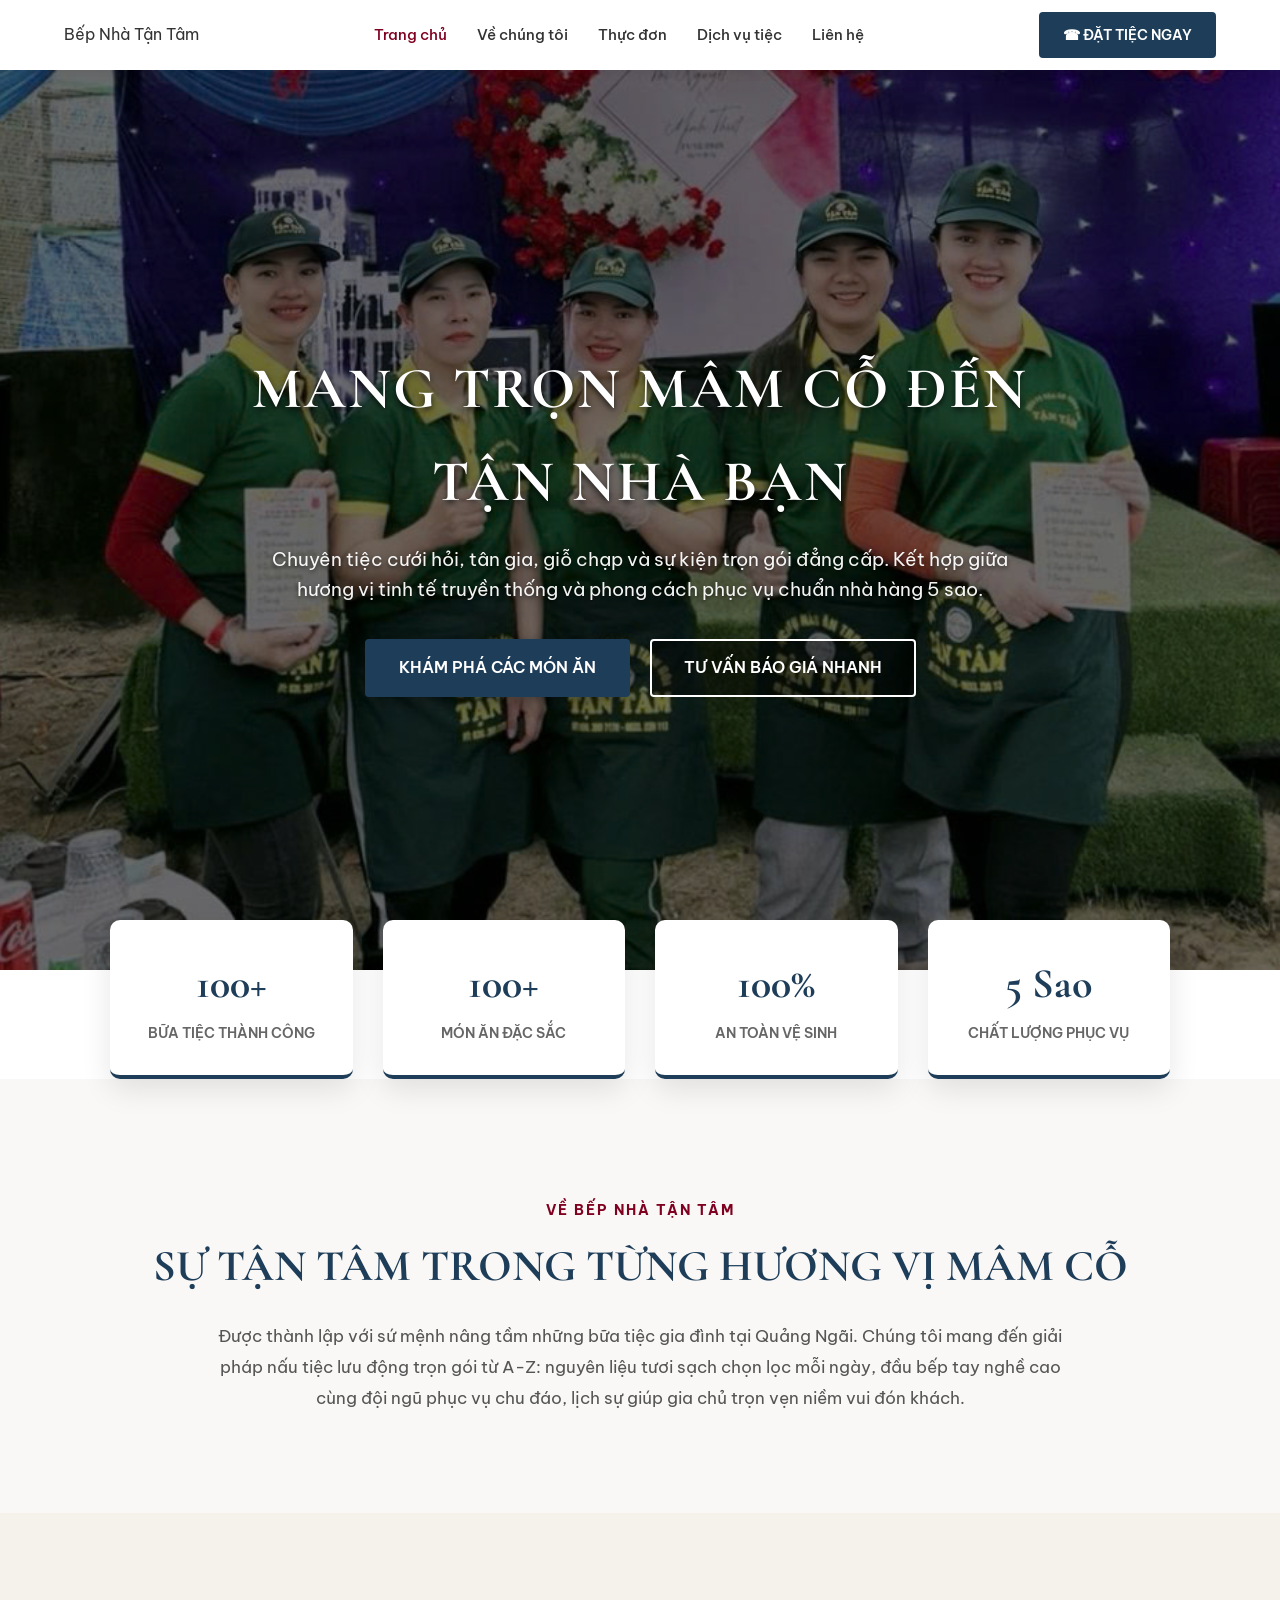
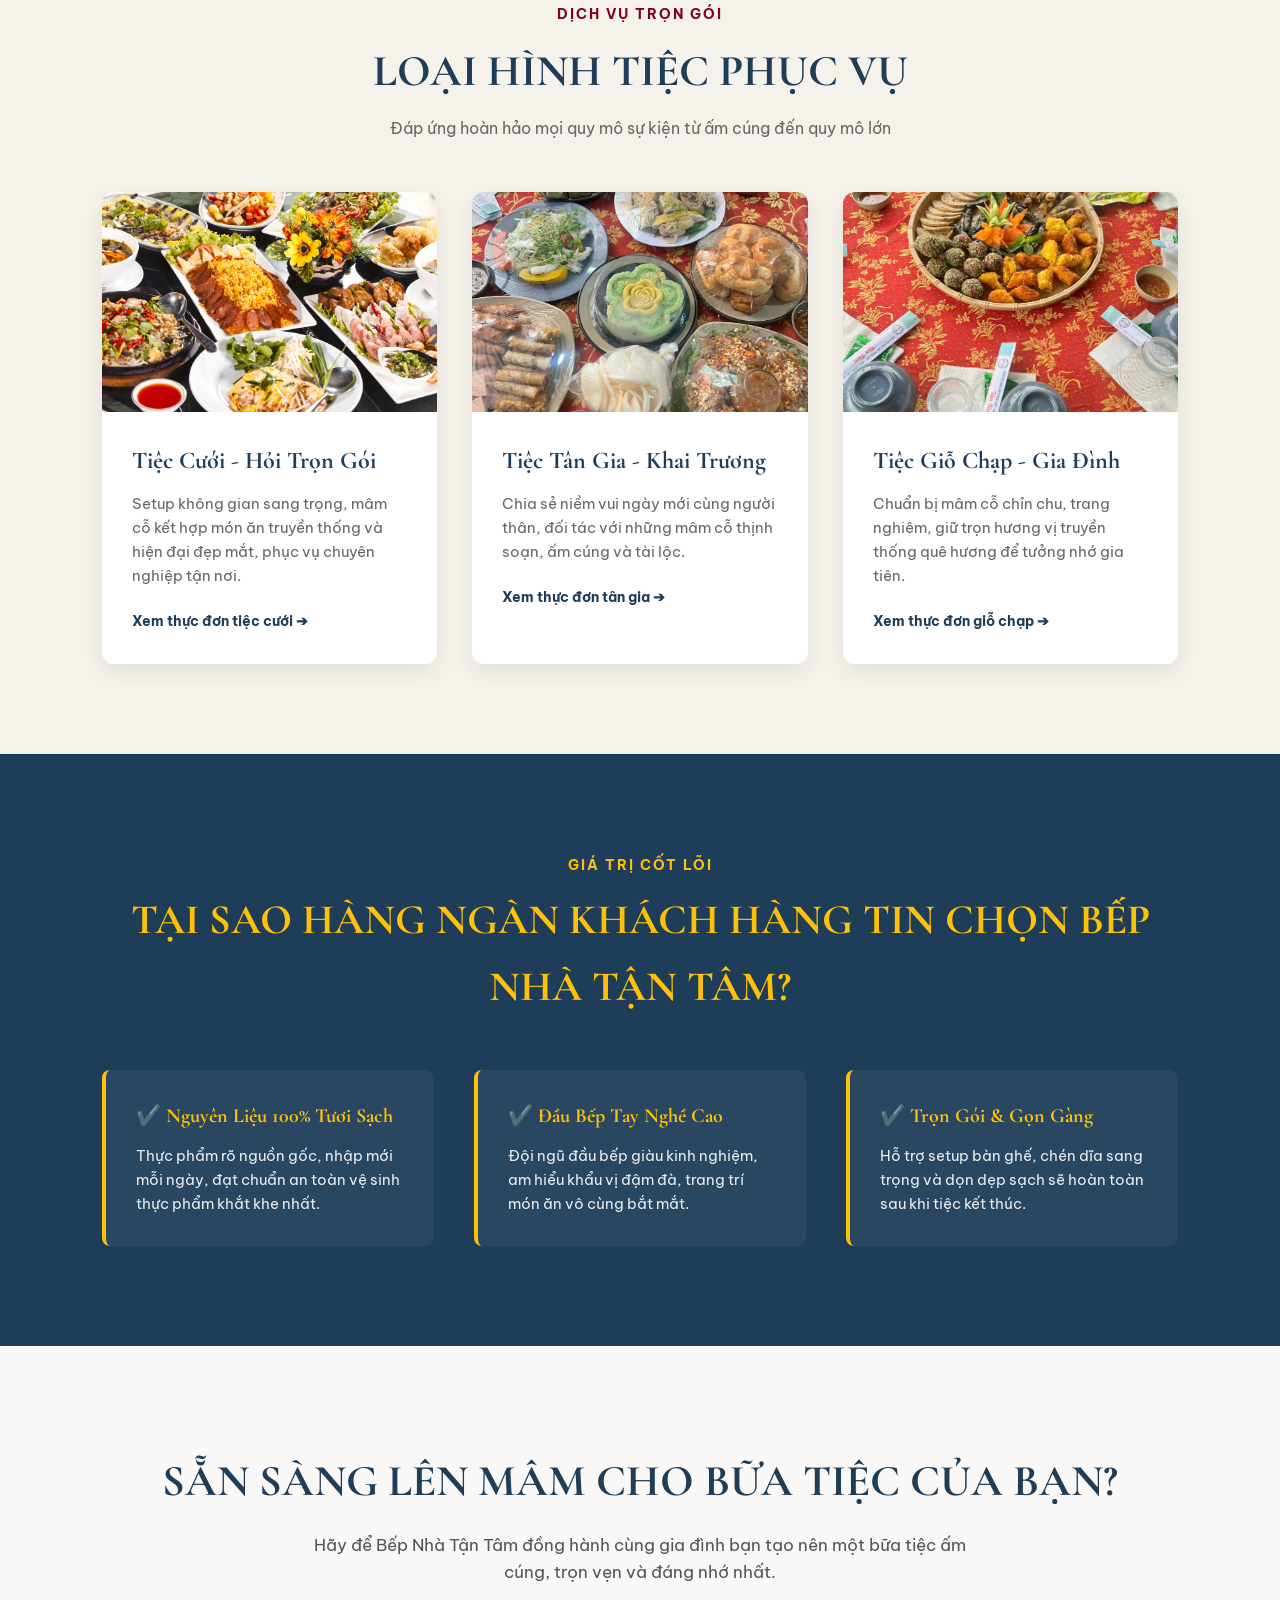
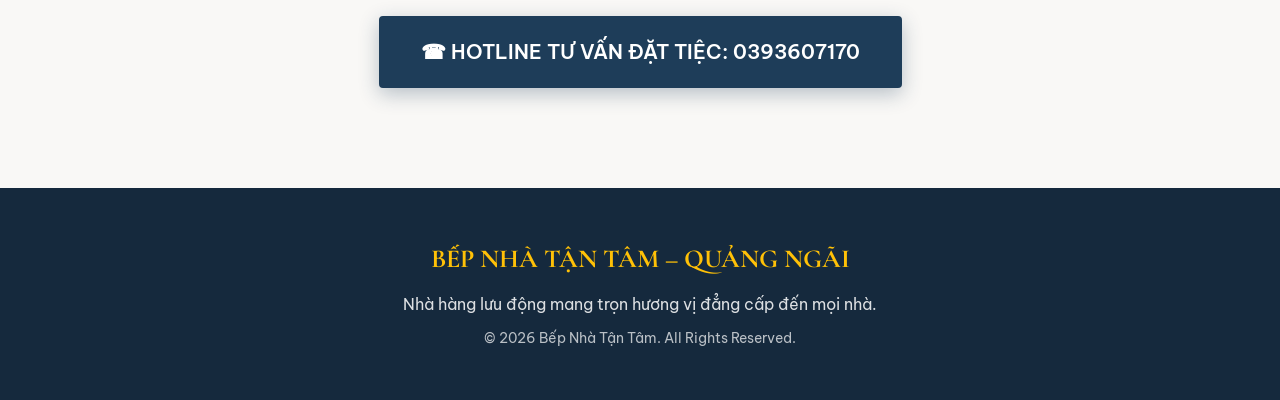
<file: index.html>
<!DOCTYPE html>
<html lang="vi">
<head>
    <meta charset="UTF-8">
    <meta name="viewport" content="width=device-width, initial-scale=1.0">
    <title>Bếp Nhà Tận Tâm - Nhà Hàng Lưu Động & Tiệc Tại Nhà Quảng Ngãi</title>
    <link href="https://fonts.googleapis.com/css2?family=Cormorant+Garamond:ital,wght@0,600;0,700;1,400&family=Be+Vietnam+Pro:wght@400;500;600;700&display=swap" rel="stylesheet">
    <link rel="stylesheet" href="style.css">
    <style>
        /* Bổ sung hiệu ứng hoành tráng riêng cho trang chủ */
        .hero-banner {
            height: 100vh;
            background: linear-gradient(rgba(0,0,0,0.55), rgba(0,0,0,0.55)), url('images/banner.jpg') center/cover no-repeat;
            display: flex;
            flex-direction: column;
            justify-content: center;
            align-items: center;
            text-align: center;
            color: white;
            margin-top: 70px;
            padding: 0 20px;
            position: relative;
        }
        .hero-badge {
            background-color: var(--gold);
            color: #1a1a1a;
            padding: 6px 18px;
            border-radius: 20px;
            font-weight: 700;
            font-size: 13px;
            letter-spacing: 2px;
            margin-bottom: 20px;
            text-transform: uppercase;
        }
        .stats-grid {
            display: grid;
            grid-template-columns: repeat(auto-fit, minmax(200px, 1fr));
            gap: 30px;
            max-width: 1100px;
            margin: -50px auto 0 auto;
            position: relative;
            z-index: 10;
            padding: 0 20px;
        }
        .stat-card {
            background: white;
            padding: 30px 20px;
            text-align: center;
            border-radius: 10px;
            box-shadow: 0 10px 30px rgba(0,0,0,0.1);
            border-bottom: 4px solid var(--wood-brown);
        }
        .stat-card h3 {
            font-family: 'Cormorant Garamond', serif;
            font-size: 42px;
            color: var(--wood-brown);
            margin-bottom: 5px;
        }
        .stat-card p {
            font-size: 14px;
            color: #666;
            font-weight: 600;
            text-transform: uppercase;
        }
    </style>
</head>
<body>

    <!-- Header -->
    <header>
        <div class="logo" onclick="location.href='index.html'">Bếp Nhà Tận Tâm</div>
        <nav>
            <ul>
                <li><a href="index.html" style="color: var(--burgundy);">Trang chủ</a></li>
                <li><a href="#gioi-thieu">Về chúng tôi</a></li>
                <li><a href="thucdon.html">Thực đơn</a></li>
                <li><a href="#dich-vu">Dịch vụ tiệc</a></li>
                <li><a href="#lien-he">Liên hệ</a></li>
            </ul>
        </nav>
        <a href="thucdon.html" class="cta-btn">☎ ĐẶT TIỆC NGAY</a>
    </header>

    <!-- Hero Section Hoành Tráng -->
    <section class="hero-banner">
        <h1 style="font-family: 'Cormorant Garamond', serif; font-size: 58px; margin-bottom: 15px; letter-spacing: 2px; text-shadow: 0 3px 6px rgba(0,0,0,0.7); max-width: 900px;">MANG TRỌN MÂM CỖ ĐẾN TẬN NHÀ BẠN</h1>
        <p style="font-size: 19px; max-width: 750px; margin-bottom: 35px; opacity: 0.95; text-shadow: 0 2px 4px rgba(0,0,0,0.6);">Chuyên tiệc cưới hỏi, tân gia, giỗ chạp và sự kiện trọn gói đẳng cấp. Kết hợp giữa hương vị tinh tế truyền thống và phong cách phục vụ chuẩn nhà hàng 5 sao.</p>
        <div style="display: flex; gap: 20px; flex-wrap: wrap; justify-content: center;">
            <a href="thucdon.html" class="cta-btn" style="font-size: 16px; padding: 14px 32px; box-shadow: 0 4px 15px rgba(0,0,0,0.3);">KHÁM PHÁ CÁC MÓN ĂN</a>
            <a href="#lien-he" style="border: 2px solid white; color: white; padding: 14px 32px; border-radius: 4px; text-decoration: none; font-weight: 600; transition: 0.3s; background-color: rgba(0,0,0,0.4); font-size: 16px;">TƯ VẤN BÁO GIÁ NHANH</a>
        </div>
    </section>

    <!-- Khối Thống Kê Uy Tín Nổi Lên (Stats Bar) -->
    <div class="stats-grid">
        <div class="stat-card">
            <h3>100+</h3>
            <p>Bữa Tiệc Thành Công</p>
        </div>
        <div class="stat-card">
            <h3>100+</h3>
            <p>Món Ăn Đặc Sắc</p>
        </div>
        <div class="stat-card">
            <h3>100%</h3>
            <p>An Toàn Vệ Sinh</p>
        </div>
        <div class="stat-card">
            <h3>5 Sao</h3>
            <p>Chất Lượng Phục Vụ</p>
        </div>
    </div>

    <!-- Giới Thiệu Về Thương Hiệu -->
    <section id="gioi-thieu" style="padding: 120px 8% 80px 8%; background-color: var(--bg-cream); text-align: center;">
        <div class="section-title">
            <span style="color: var(--burgundy); font-weight: 700; letter-spacing: 2px; font-size: 14px; text-transform: uppercase; display: block; margin-bottom: 10px;">Về Bếp Nhà Tận Tâm</span>
            <h2 style="font-family: 'Cormorant Garamond', serif; font-size: 44px; color: var(--wood-brown); margin-bottom: 20px;">SỰ TẬN TÂM TRONG TỪNG HƯƠNG VỊ MÂM CỖ</h2>
            <p style="max-width: 850px; margin: 0 auto; color: #555; font-size: 17px; line-height: 1.8;">
                Được thành lập với sứ mệnh nâng tầm những bữa tiệc gia đình tại Quảng Ngãi. Chúng tôi mang đến giải pháp nấu tiệc lưu động trọn gói từ A-Z: nguyên liệu tươi sạch chọn lọc mỗi ngày, đầu bếp tay nghề cao cùng đội ngũ phục vụ chu đáo, lịch sự giúp gia chủ trọn vẹn niềm vui đón khách.
            </p>
        </div>
    </section>

    <!-- Các Dịch Vụ Tiệc Lưu Động Hoành Tráng -->
    <section id="dich-vu" style="padding: 90px 8%; background-color: #F5F1EB;">
        <div class="section-title" style="text-align: center; margin-bottom: 50px;">
            <span style="color: var(--burgundy); font-weight: 700; letter-spacing: 2px; font-size: 14px; text-transform: uppercase; display: block; margin-bottom: 10px;">Dịch Vụ Trọn Gói</span>
            <h2 style="font-family: 'Cormorant Garamond', serif; font-size: 44px; color: var(--wood-brown); margin-bottom: 10px;">LOẠI HÌNH TIỆC PHỤC VỤ</h2>
            <p style="color: #666; font-size: 16px;">Đáp ứng hoàn hảo mọi quy mô sự kiện từ ấm cúng đến quy mô lớn</p>
        </div>

        <div style="display: grid; grid-template-columns: repeat(auto-fit, minmax(320px, 1fr)); gap: 35px;">
            <!-- Dịch vụ 1 -->
            <div style="background: white; border-radius: 12px; overflow: hidden; box-shadow: 0 8px 25px rgba(0,0,0,0.08); text-align: left; transition: transform 0.3s;" onmouseover="this.style.transform='translateY(-8px)'" onmouseout="this.style.transform='translateY(0)'">
                <div style="height: 220px; overflow: hidden;"><img src="images/tiec_cuoi.jpg" alt="Tiệc Cưới Hỏi" style="width: 100%; height: 100%; object-fit: cover;"></div>
                <div style="padding: 30px;">
                    <h3 style="font-family: 'Cormorant Garamond', serif; font-size: 24px; color: var(--wood-brown); margin-bottom: 12px;">Tiệc Cưới - Hỏi Trọn Gói</h3>
                    <p style="font-size: 15px; color: #666; margin-bottom: 20px; line-height: 1.6;">Setup không gian sang trọng, mâm cỗ kết hợp món ăn truyền thống và hiện đại đẹp mắt, phục vụ chuyên nghiệp tận nơi.</p>
                    <a href="thucdon.html" style="color: var(--wood-brown); font-weight: 700; text-decoration: none; font-size: 14px;">Xem thực đơn tiệc cưới ➔</a>
                </div>
            </div>
            <!-- Dịch vụ 2 -->
            <div style="background: white; border-radius: 12px; overflow: hidden; box-shadow: 0 8px 25px rgba(0,0,0,0.08); text-align: left; transition: transform 0.3s;" onmouseover="this.style.transform='translateY(-8px)'" onmouseout="this.style.transform='translateY(0)'">
                <div style="height: 220px; overflow: hidden;"><img src="images/tiec_tania.jpg" alt="Tiệc Tân Gia" style="width: 100%; height: 100%; object-fit: cover;"></div>
                <div style="padding: 30px;">
                    <h3 style="font-family: 'Cormorant Garamond', serif; font-size: 24px; color: var(--wood-brown); margin-bottom: 12px;">Tiệc Tân Gia - Khai Trương</h3>
                    <p style="font-size: 15px; color: #666; margin-bottom: 20px; line-height: 1.6;">Chia sẻ niềm vui ngày mới cùng người thân, đối tác với những mâm cỗ thịnh soạn, ấm cúng và tài lộc.</p>
                    <a href="thucdon.html" style="color: var(--wood-brown); font-weight: 700; text-decoration: none; font-size: 14px;">Xem thực đơn tân gia ➔</a>
                </div>
            </div>
            <!-- Dịch vụ 3 -->
            <div style="background: white; border-radius: 12px; overflow: hidden; box-shadow: 0 8px 25px rgba(0,0,0,0.08); text-align: left; transition: transform 0.3s;" onmouseover="this.style.transform='translateY(-8px)'" onmouseout="this.style.transform='translateY(0)'">
                <div style="height: 220px; overflow: hidden;"><img src="images/tiec_giothuot.jpg" alt="Tiệc Giỗ Chạp" style="width: 100%; height: 100%; object-fit: cover;"></div>
                <div style="padding: 30px;">
                    <h3 style="font-family: 'Cormorant Garamond', serif; font-size: 24px; color: var(--wood-brown); margin-bottom: 12px;">Tiệc Giỗ Chạp - Gia Đình</h3>
                    <p style="font-size: 15px; color: #666; margin-bottom: 20px; line-height: 1.6;">Chuẩn bị mâm cỗ chỉn chu, trang nghiêm, giữ trọn hương vị truyền thống quê hương để tưởng nhớ gia tiên.</p>
                    <a href="thucdon.html" style="color: var(--wood-brown); font-weight: 700; text-decoration: none; font-size: 14px;">Xem thực đơn giỗ chạp ➔</a>
                </div>
            </div>
        </div>
    </section>

    <!-- Lời Cam Kết Hoành Tráng -->
    <section style="padding: 100px 8%; background-color: var(--wood-brown); color: white; text-align: center;">
        <span style="color: var(--gold); font-weight: 700; letter-spacing: 2px; font-size: 14px; text-transform: uppercase; display: block; margin-bottom: 10px;">Giá Trị Cốt Lõi</span>
        <h2 style="font-family: 'Cormorant Garamond', serif; font-size: 42px; margin-bottom: 20px; color: var(--gold);">TẠI SAO HÀNG NGÀN KHÁCH HÀNG TIN CHỌN BẾP NHÀ TẬN TÂM?</h2>
        <div style="display: grid; grid-template-columns: repeat(auto-fit, minmax(260px, 1fr)); gap: 40px; margin-top: 50px; text-align: left;">
            <div style="background: rgba(255,255,255,0.05); padding: 30px; border-radius: 8px; border-left: 4px solid var(--gold);">
                <h4 style="color: var(--gold); font-size: 20px; margin-bottom: 12px; font-family: 'Cormorant Garamond', serif;">✔️ Nguyên Liệu 100% Tươi Sạch</h4>
                <p style="font-size: 15px; opacity: 0.9; line-height: 1.6;">Thực phẩm rõ nguồn gốc, nhập mới mỗi ngày, đạt chuẩn an toàn vệ sinh thực phẩm khắt khe nhất.</p>
            </div>
            <div style="background: rgba(255,255,255,0.05); padding: 30px; border-radius: 8px; border-left: 4px solid var(--gold);">
                <h4 style="color: var(--gold); font-size: 20px; margin-bottom: 12px; font-family: 'Cormorant Garamond', serif;">✔️ Đầu Bếp Tay Nghề Cao</h4>
                <p style="font-size: 15px; opacity: 0.9; line-height: 1.6;">Đội ngũ đầu bếp giàu kinh nghiệm, am hiểu khẩu vị đậm đà, trang trí món ăn vô cùng bắt mắt.</p>
            </div>
            <div style="background: rgba(255,255,255,0.05); padding: 30px; border-radius: 8px; border-left: 4px solid var(--gold);">
                <h4 style="color: var(--gold); font-size: 20px; margin-bottom: 12px; font-family: 'Cormorant Garamond', serif;">✔️ Trọn Gói & Gọn Gàng</h4>
                <p style="font-size: 15px; opacity: 0.9; line-height: 1.6;">Hỗ trợ setup bàn ghế, chén dĩa sang trọng và dọn dẹp sạch sẽ hoàn toàn sau khi tiệc kết thúc.</p>
            </div>
        </div>
    </section>

    <!-- Liên Hệ Đặt Tiệc Nổi Bật -->
    <section id="lien-he" style="padding: 100px 8%; background-color: var(--bg-cream); text-align: center;">
        <div class="section-title">
            <h2 style="font-family: 'Cormorant Garamond', serif; font-size: 44px; color: var(--wood-brown); margin-bottom: 15px;">SẴN SÀNG LÊN MÂM CHO BỮA TIỆC CỦA BẠN?</h2>
            <p style="font-size: 17px; color: #555; max-width: 700px; margin: 0 auto 30px auto;">Hãy để Bếp Nhà Tận Tâm đồng hành cùng gia đình bạn tạo nên một bữa tiệc ấm cúng, trọn vẹn và đáng nhớ nhất.</p>
        </div>
        <div>
            <a href="tel:0393607170" class="cta-btn" style="font-size: 20px; padding: 18px 40px; display: inline-block; box-shadow: 0 6px 20px rgba(30,61,89,0.3);">☎ HOTLINE TƯ VẤN ĐẶT TIỆC: 0393607170</a>
        </div>
    </section>

    <!-- Footer -->
    <footer>
        <h3 style="font-family: 'Cormorant Garamond', serif; font-size: 26px; margin-bottom: 12px; color: var(--gold);">BẾP NHÀ TẬN TÂM – QUẢNG NGÃI</h3>
        <p style="font-size: 16px; margin-bottom: 10px;">Nhà hàng lưu động mang trọn hương vị đẳng cấp đến mọi nhà.</p>
        <p style="font-size: 14px; opacity: 0.7;">© 2026 Bếp Nhà Tận Tâm. All Rights Reserved.</p>
    </footer>

</body>
</html>
</file>
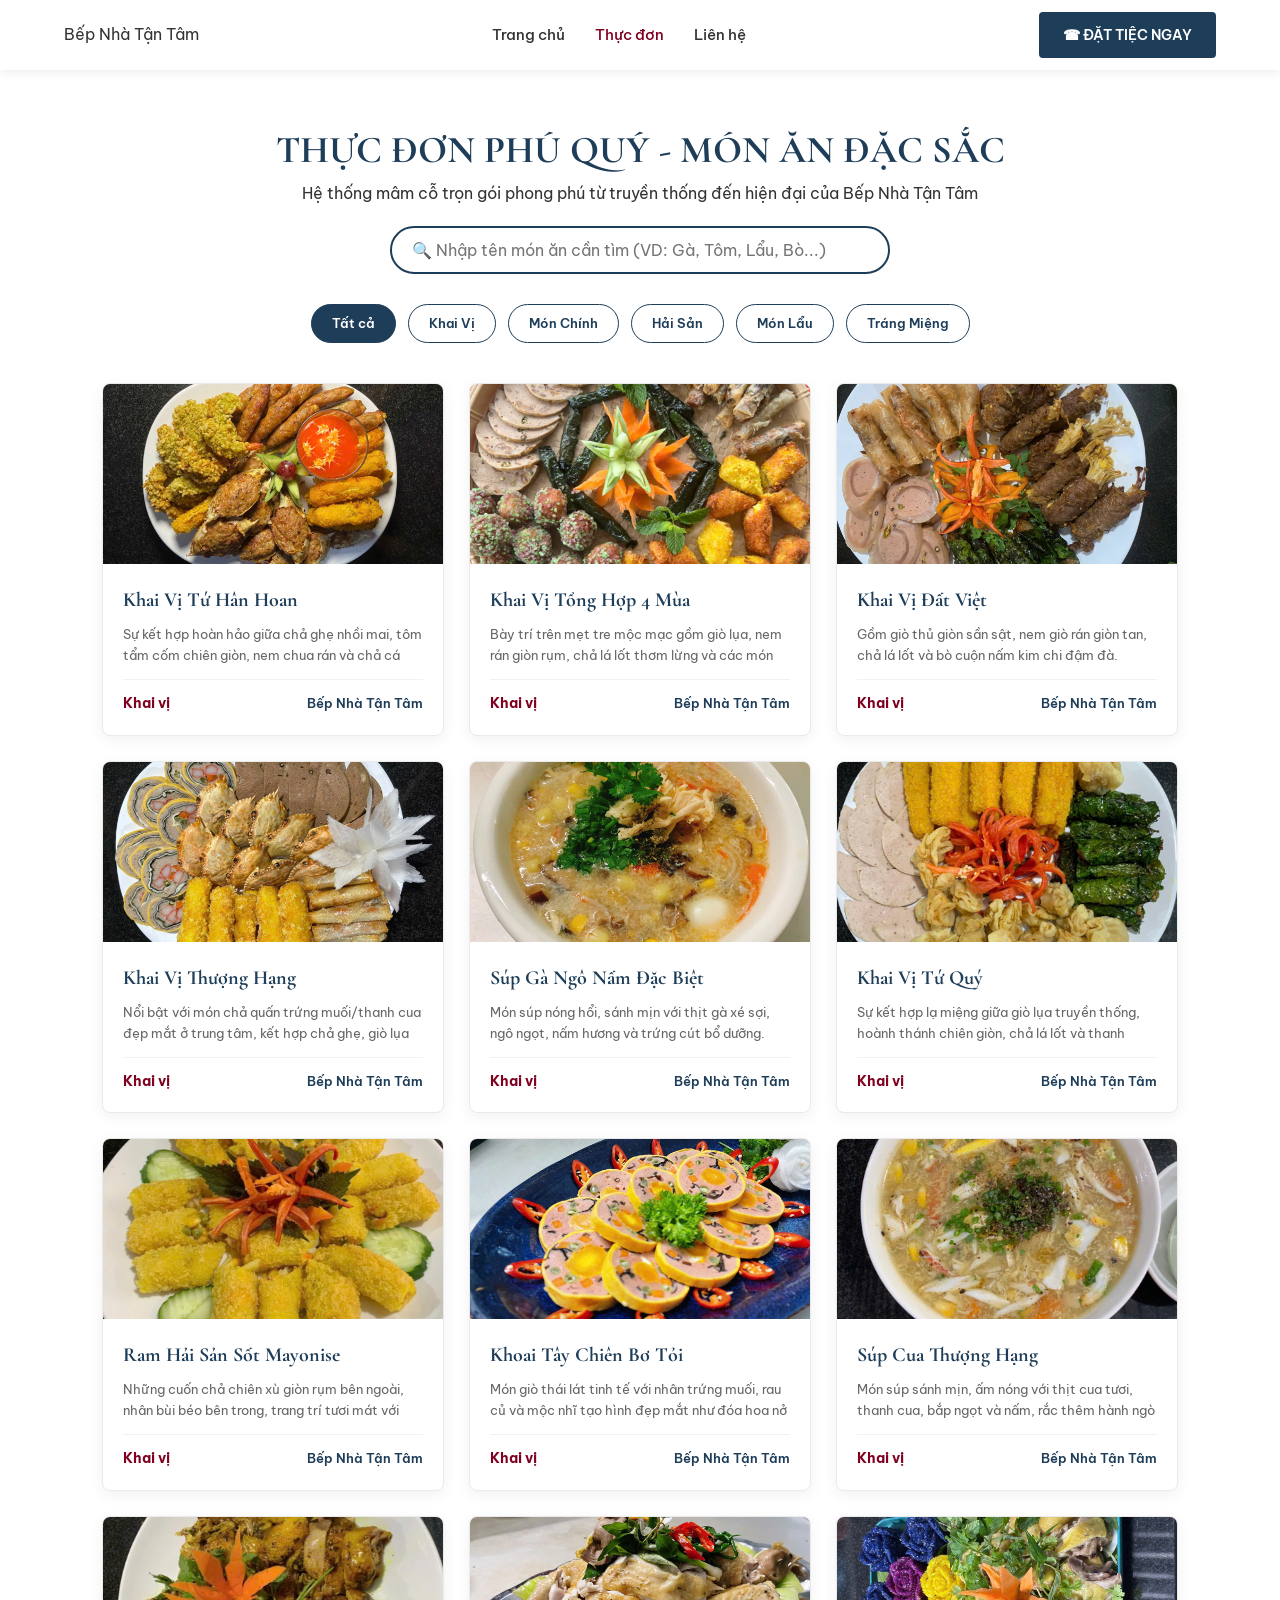
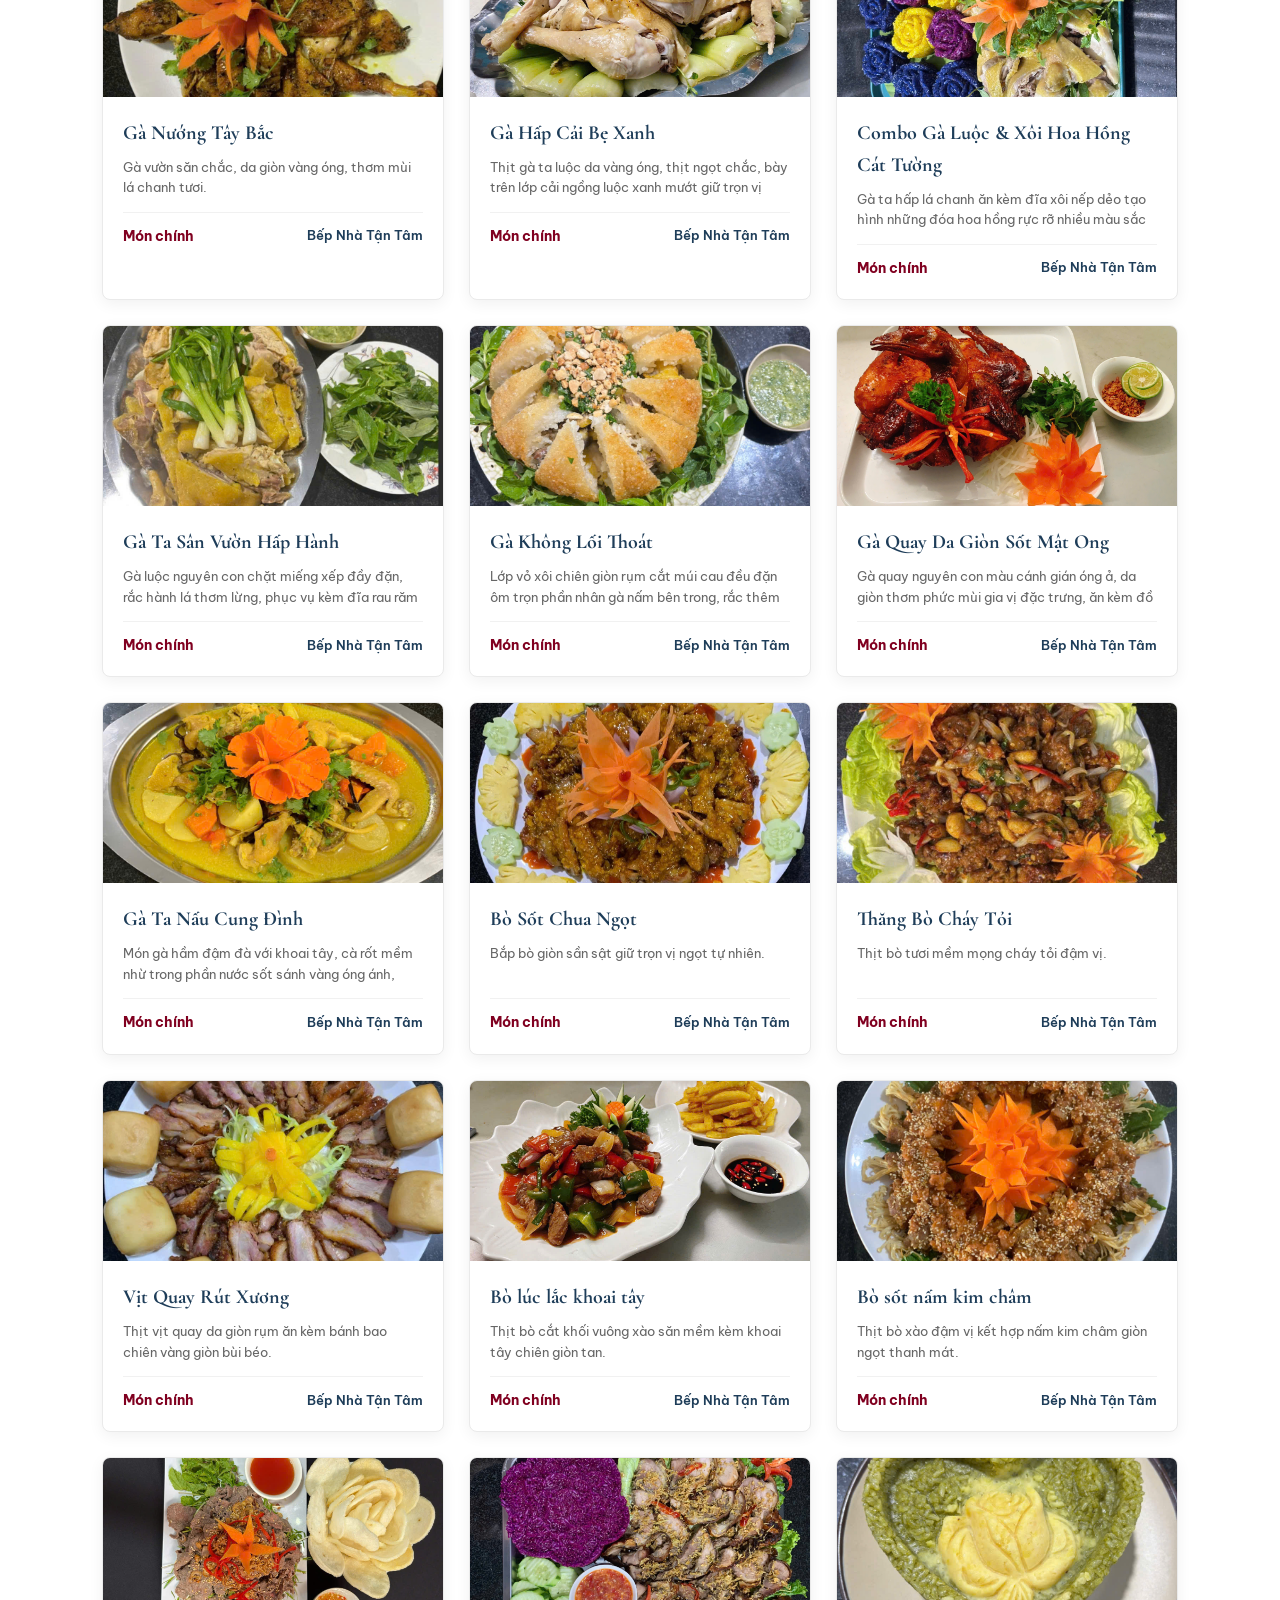
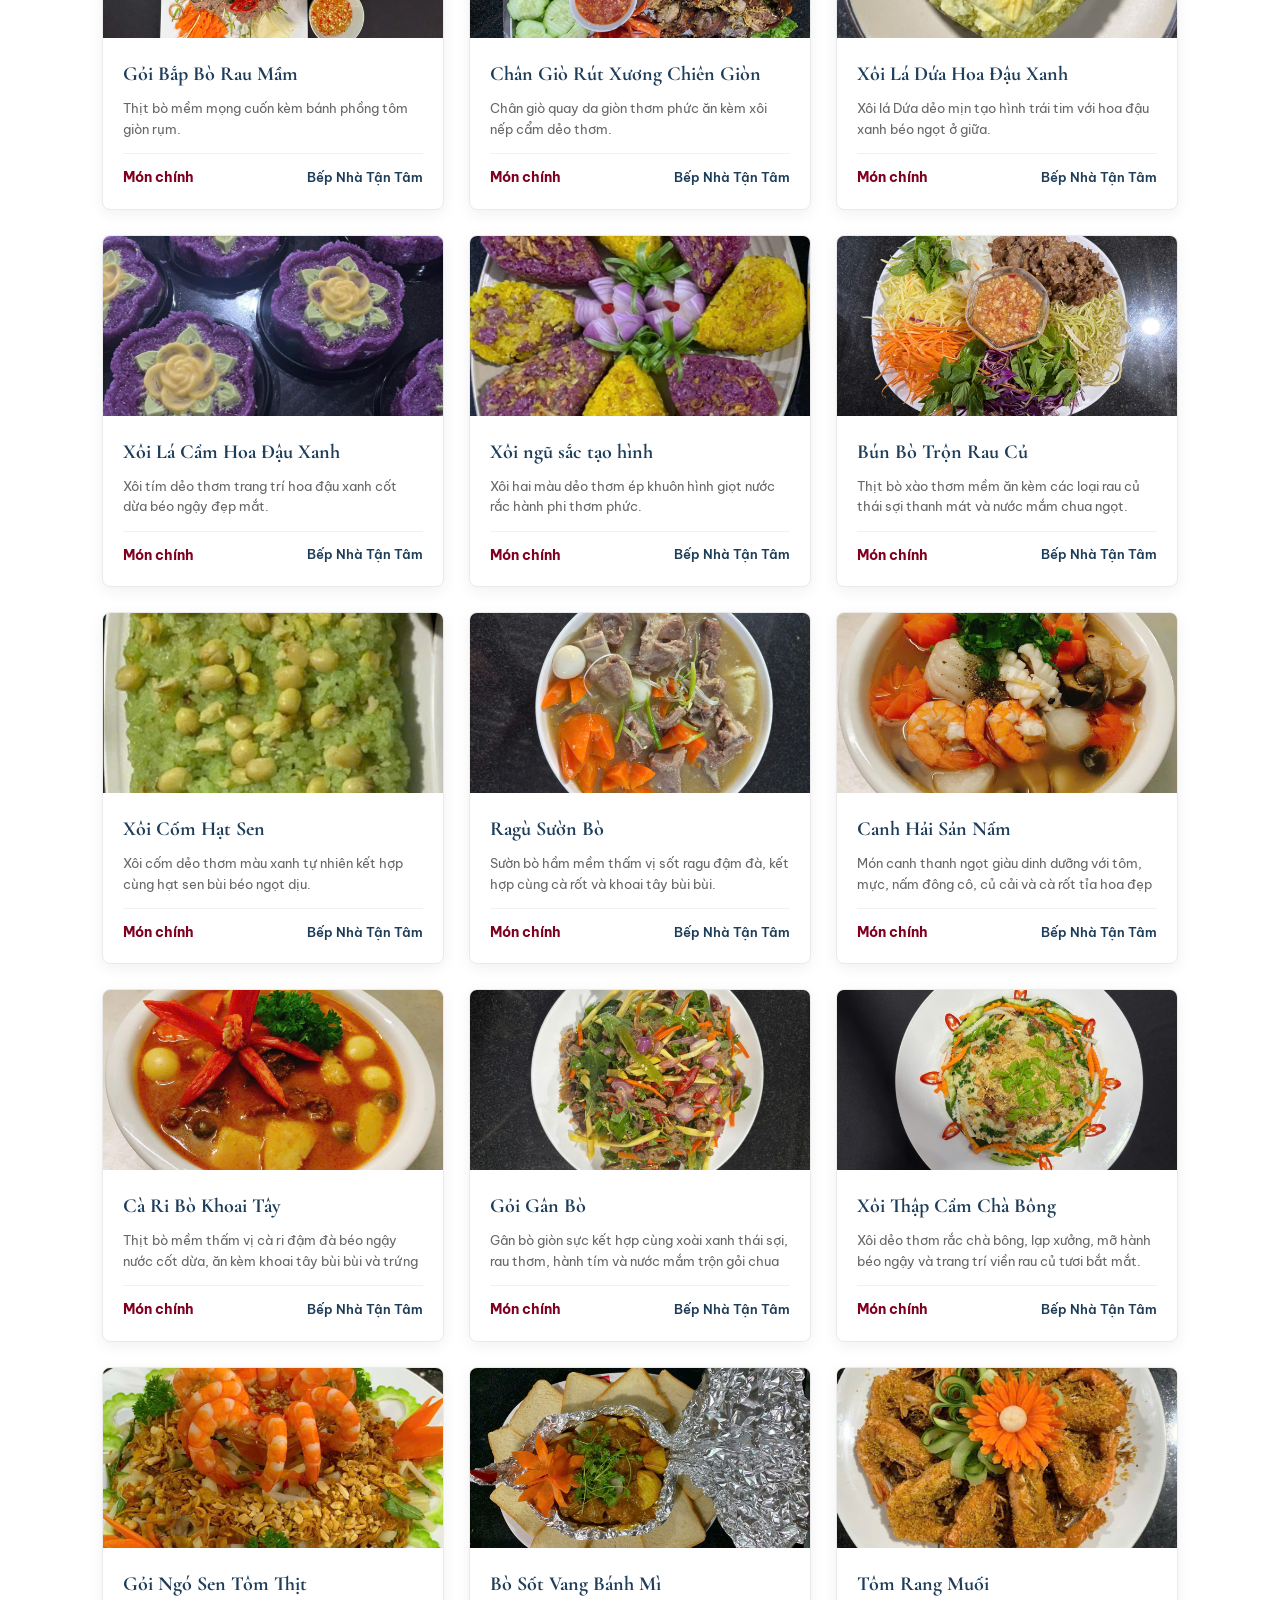
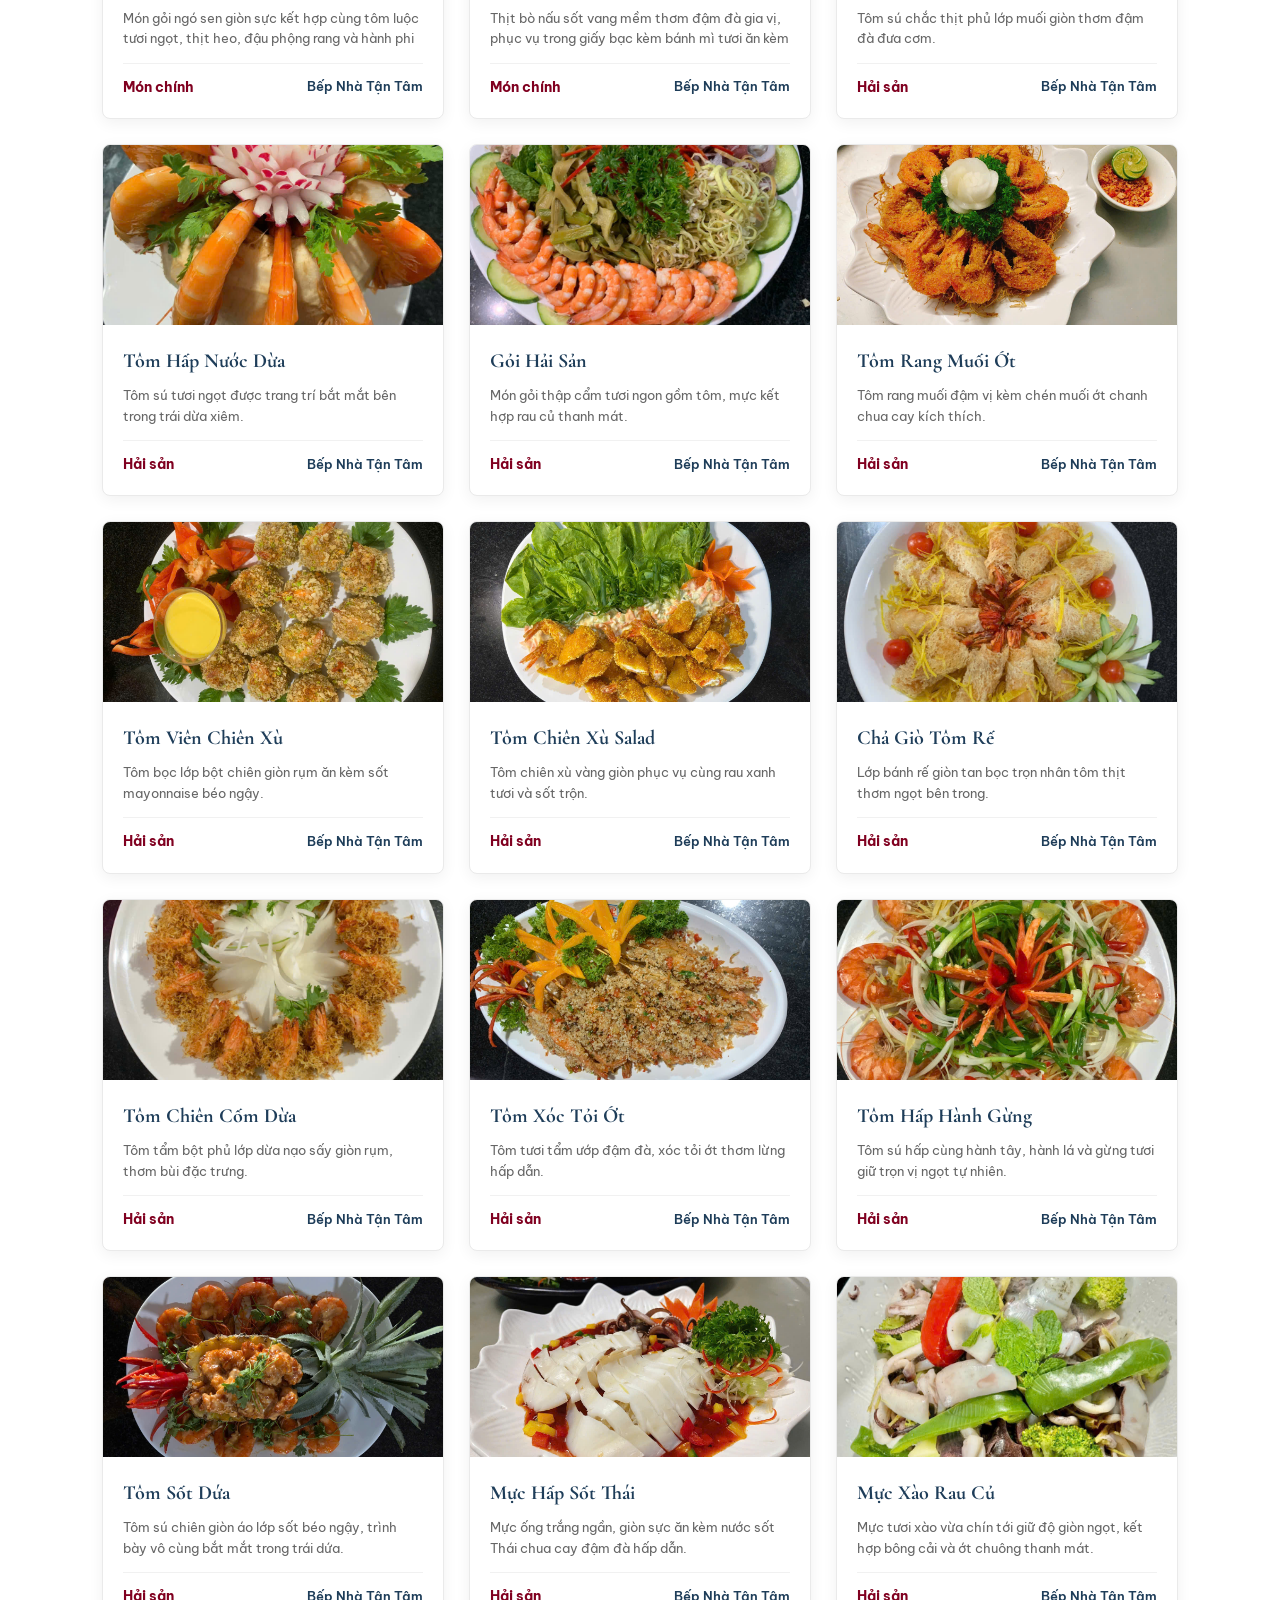
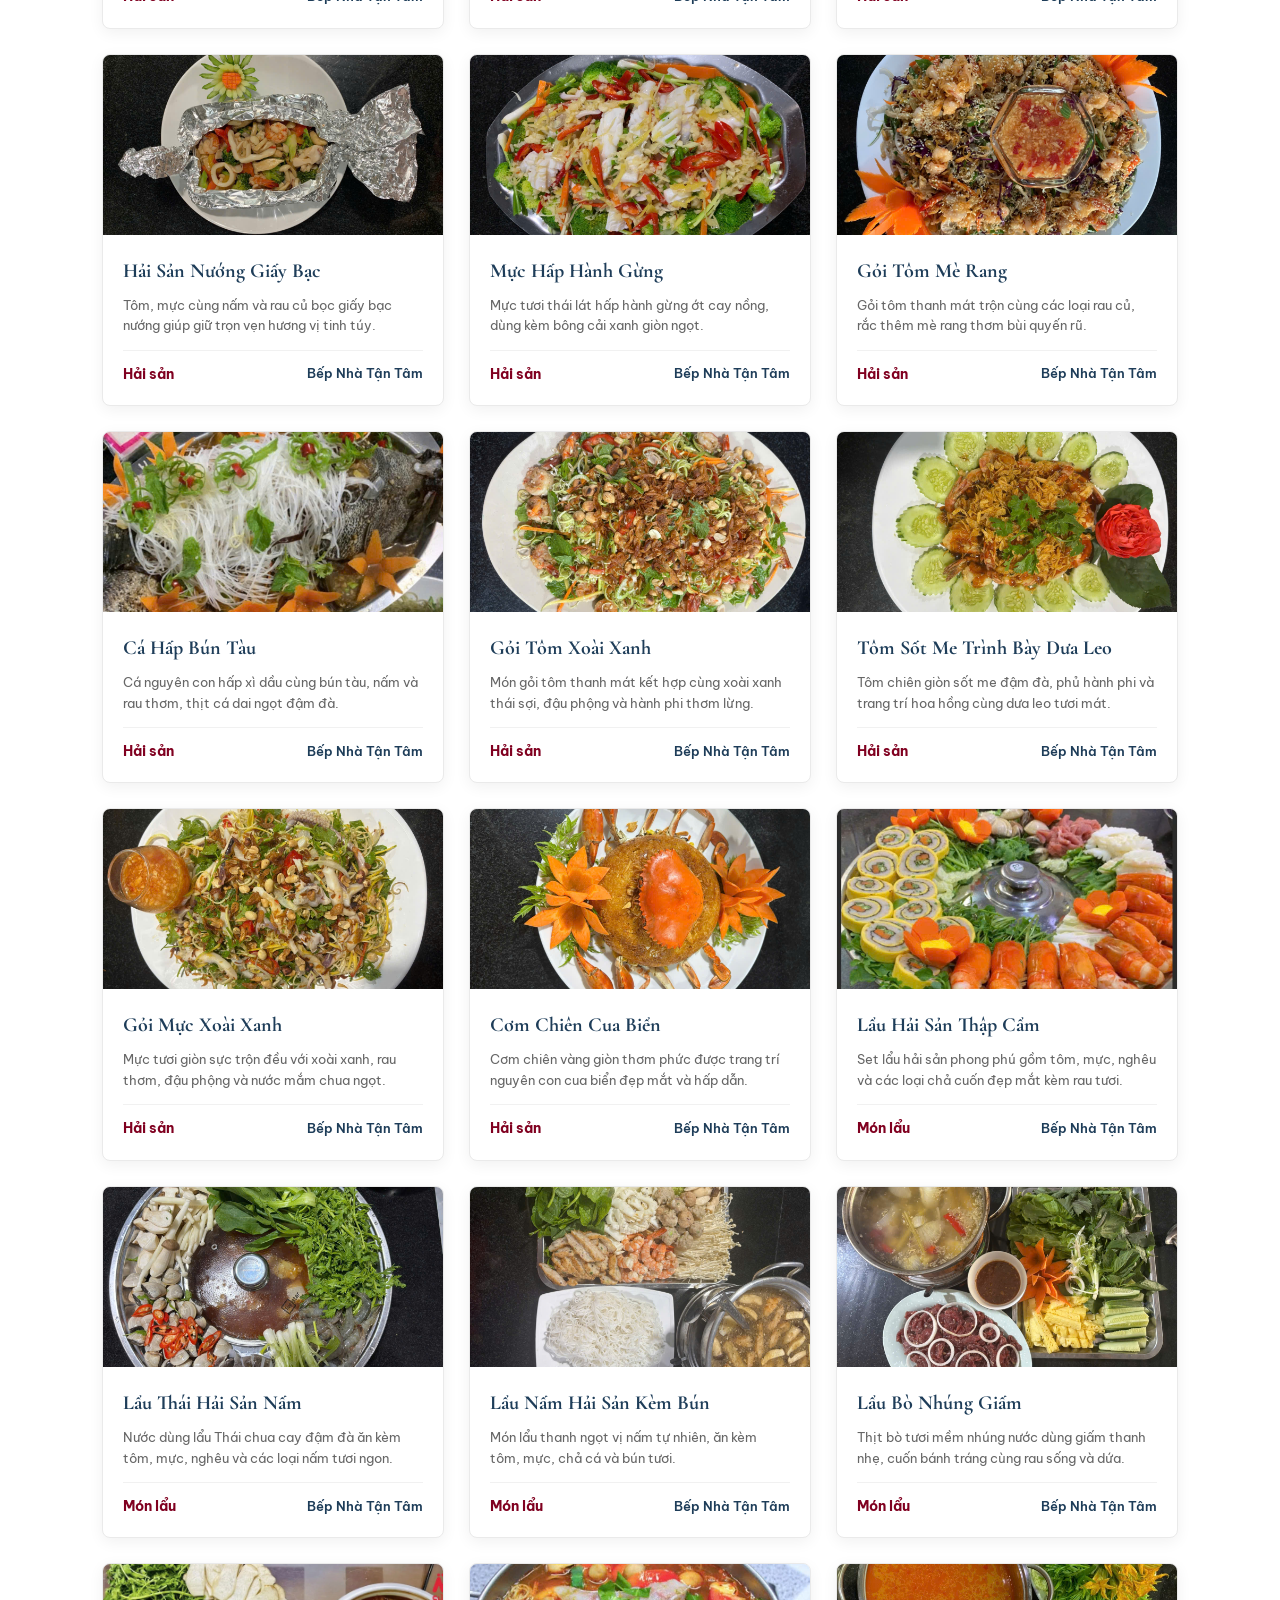
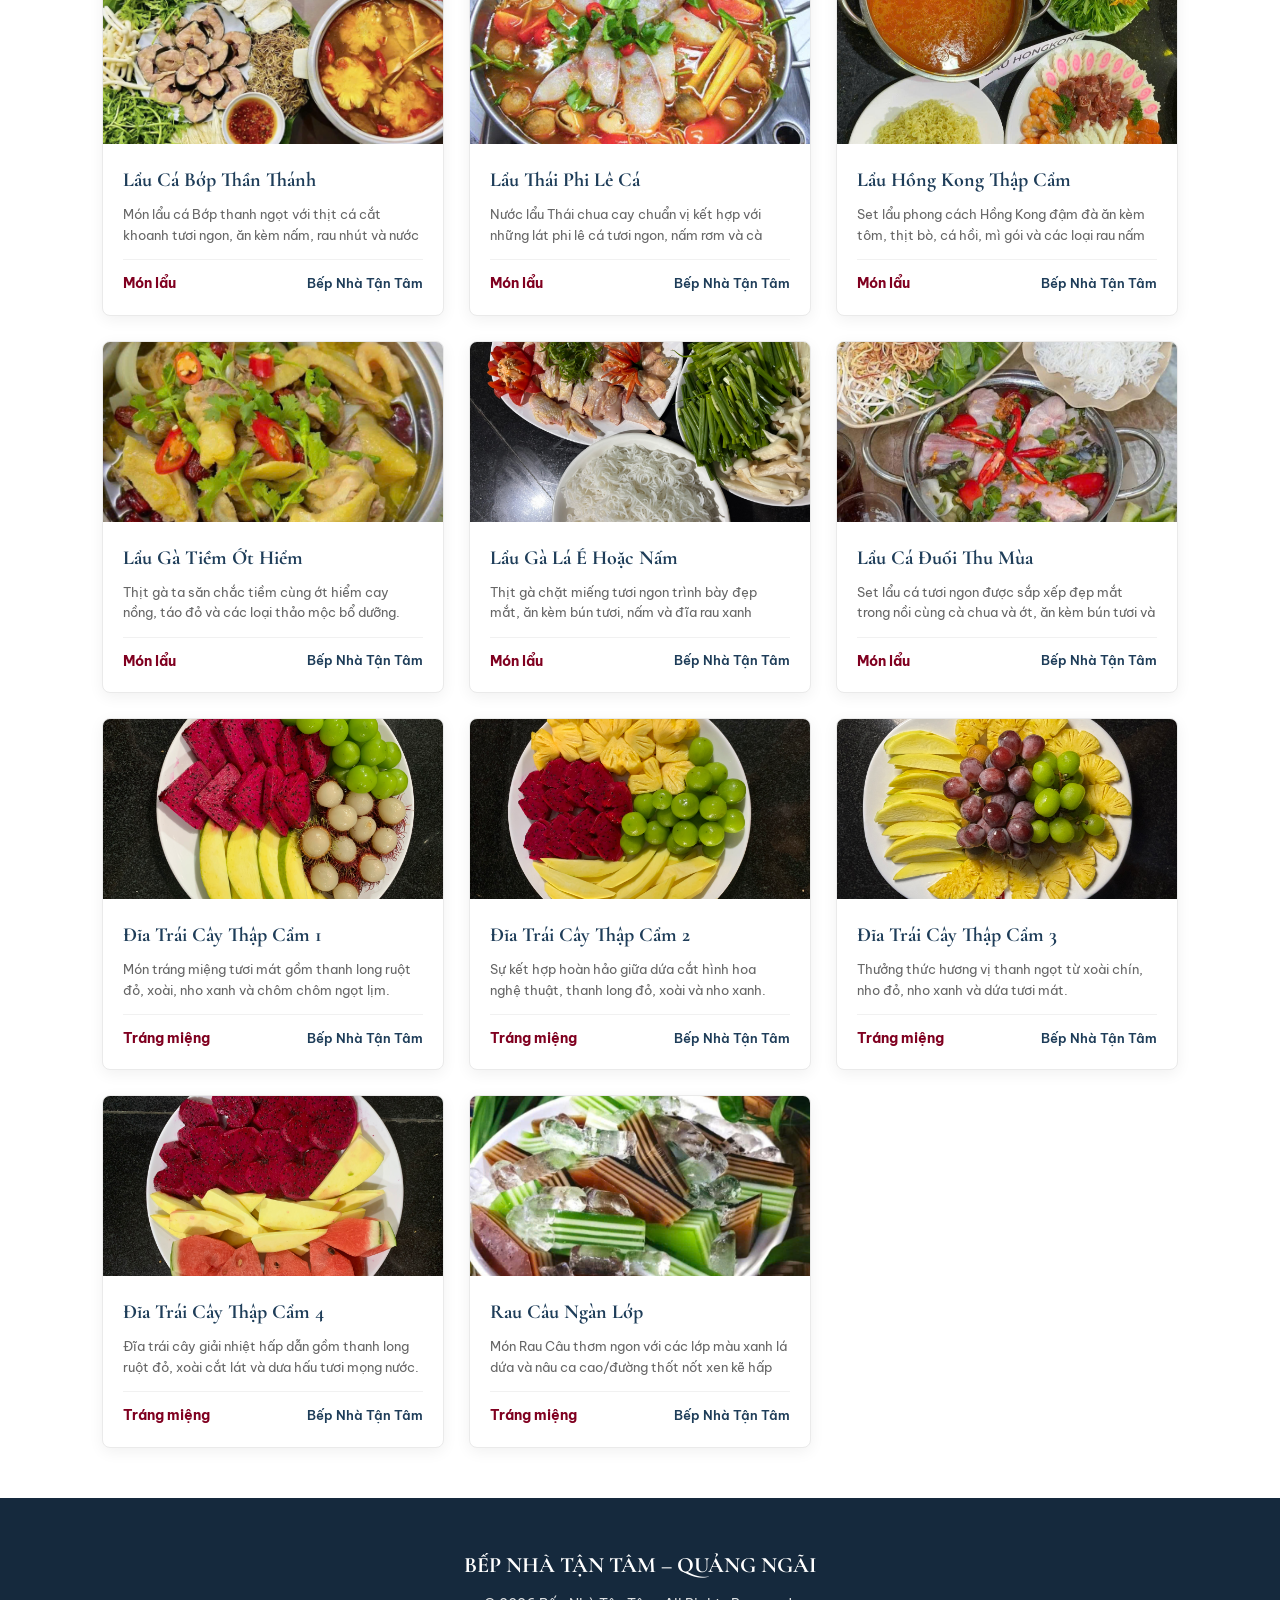
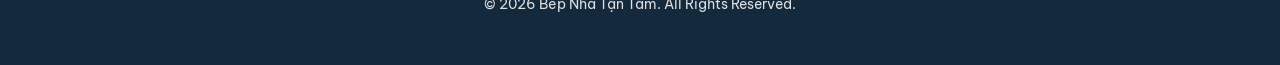
<file: thucdon.html>
<!DOCTYPE html>
<html lang="vi">
<head>
    <meta charset="UTF-8">
    <meta name="viewport" content="width=device-width, initial-scale=1.0">
    <title>Thực Đơn Món Ăn - Bếp Nhà Tận Tâm</title>
    <link href="https://fonts.googleapis.com/css2?family=Cormorant+Garamond:ital,wght@0,600;0,700;1,400&family=Be+Vietnam+Pro:wght@400;500;600;700&display=swap" rel="stylesheet">
    <link rel="stylesheet" href="style.css">
    <style>
        .search-box-wrap {
            text-align: center;
            margin-bottom: 30px;
        }
        .search-input {
            width: 100%;
            max-width: 500px;
            padding: 12px 20px;
            font-size: 16px;
            border: 2px solid var(--wood-brown);
            border-radius: 30px;
            outline: none;
            background-color: white;
            font-family: 'Be Vietnam Pro', sans-serif;
        }
    </style>
</head>
<body>

    <!-- Header -->
    <header>
        <div class="logo" onclick="location.href='index.html'">Bếp Nhà Tận Tâm</div>
        <nav>
            <ul>
                <li><a href="index.html">Trang chủ</a></li>
                <li><a href="thucdon.html" style="color: var(--burgundy);">Thực đơn </a></li>
                <li><a href="index.html#lien-he">Liên hệ</a></li>
            </ul>
        </nav>
        <a href="thucdon.html" class="cta-btn">☎ ĐẶT TIỆC NGAY</a>
    </header>

    <!-- Section Thực Đơn -->
    <section class="menu-section" style="margin-top: 70px;">
        <div class="section-title">
            <h2>THỰC ĐƠN PHÚ QUÝ - MÓN ĂN ĐẶC SẮC</h2>
            <p>Hệ thống mâm cỗ trọn gói phong phú từ truyền thống đến hiện đại của Bếp Nhà Tận Tâm</p>
        </div>
        
        <!-- Ô tìm kiếm món ăn nhanh -->
        <div class="search-box-wrap">
            <input type="text" id="searchDish" class="search-input" placeholder="🔍 Nhập tên món ăn cần tìm (VD: Gà, Tôm, Lẩu, Bò...)" onkeyup="filterDishes()">
        </div>

        <!-- Các nút lọc danh mục nhóm món -->
        <div class="menu-tabs">
            <button class="tab-btn active" onclick="filterCategory('all', this)">Tất cả </button>
            <button class="tab-btn" onclick="filterCategory('khaivi', this)">Khai Vị</button>
            <button class="tab-btn" onclick="filterCategory('monchinh', this)">Món Chính</button>
            <button class="tab-btn" onclick="filterCategory('haisan', this)">Hải Sản</button>
            <button class="tab-btn" onclick="filterCategory('monlau', this)">Món Lẩu</button>
            <button class="tab-btn" onclick="filterCategory('trangmieng', this)">Tráng Miệng</button>
        </div>

        <!-- Lưới danh sách 100+ món ăn -->
        <div class="menu-grid" id="menuGrid">
            
            <!-- NHÓM KHAI VỊ (1 đến 18) -->
            <div class="menu-item-card" data-category="khaivi"><div class="menu-img-wrap"><img src="images/mon_khaivi_1.jpg" alt="Khai Vị Tứ Hân Hoan" onclick="openLightbox(this.src)" style="cursor: pointer;"></div><div class="menu-content"><h4>Khai Vị Tứ Hân Hoan</h4><p>Sự kết hợp hoàn hảo giữa chả ghẹ nhồi mai, tôm tẩm cốm chiên giòn, nem chua rán và chả cá thác lác ống tre, ăn kèm sốt chua ngọt.</p><div class="menu-footer"><span class="price">Khai vị</span><span style="font-size: 13px; font-weight: 600; color: var(--wood-brown);">Bếp Nhà Tận Tâm</span></div></div></div>
            <div class="menu-item-card" data-category="khaivi"><div class="menu-img-wrap"><img src="images/mon_khaivi_2.jpg" alt="Khai Vị Tổng Hợp 4 Mùa"></div><div class="menu-content"><h4>Khai Vị Tổng Hợp 4 Mùa</h4><p>Bày trí trên mẹt tre mộc mạc gồm giò lụa, nem rán giòn rụm, chả lá lốt thơm lừng và các món chiên xù đặc sắc.</p><div class="menu-footer"><span class="price">Khai vị</span><span style="font-size: 13px; font-weight: 600; color: var(--wood-brown);">Bếp Nhà Tận Tâm</span></div></div></div>
            <div class="menu-item-card" data-category="khaivi"><div class="menu-img-wrap"><img src="images/mon_khaivi_3.jpg" alt="Khai Vị Đất Việt"></div><div class="menu-content"><h4>Khai Vị Đất Việt</h4><p>Gồm giò thủ giòn sần sật, nem giò rán giòn tan, chả lá lốt và bò cuộn nấm kim chi đậm đà.</p><div class="menu-footer"><span class="price">Khai vị</span><span style="font-size: 13px; font-weight: 600; color: var(--wood-brown);">Bếp Nhà Tận Tâm</span></div></div></div>
            <div class="menu-item-card" data-category="khaivi"><div class="menu-img-wrap"><img src="images/mon_khaivi_4.jpg" alt="Khai Vị Thượng Hạng"></div><div class="menu-content"><h4>Khai Vị Thượng Hạng</h4><p>Nổi bật với món chả quấn trứng muối/thanh cua đẹp mắt ở trung tâm, kết hợp chả ghẹ, giò lụa và nem rán truyền thống.</p><div class="menu-footer"><span class="price">Khai vị</span><span style="font-size: 13px; font-weight: 600; color: var(--wood-brown);">Bếp Nhà Tận Tâm</span></div></div></div>
            <div class="menu-item-card" data-category="khaivi"><div class="menu-img-wrap"><img src="images/mon_khaivi_5.jpg" alt="Súp Gà Ngô Nấm Đặc Biệt"></div><div class="menu-content"><h4>Súp Gà Ngô Nấm Đặc Biệt</h4><p>Món súp nóng hổi, sánh mịn với thịt gà xé sợi, ngô ngọt, nấm hương và trứng cút bổ dưỡng.</p><div class="menu-footer"><span class="price">Khai vị</span><span style="font-size: 13px; font-weight: 600; color: var(--wood-brown);">Bếp Nhà Tận Tâm</span></div></div></div>
            <div class="menu-item-card" data-category="khaivi"><div class="menu-img-wrap"><img src="images/mon_khaivi_6.jpg" alt="Khai Vị Tứ Quý"></div><div class="menu-content"><h4>Khai Vị Tứ Quý</h4><p>Sự kết hợp lạ miệng giữa giò lụa truyền thống, hoành thánh chiên giòn, chả lá lốt và thanh cua/phô mai que chiên xù vàng rộm.</p><div class="menu-footer"><span class="price">Khai vị</span><span style="font-size: 13px; font-weight: 600; color: var(--wood-brown);">Bếp Nhà Tận Tâm</span></div></div></div>
            <div class="menu-item-card" data-category="khaivi"><div class="menu-img-wrap"><img src="images/mon_khaivi_7.jpg" alt="Ram Hải Sản Sốt Mayonise"></div><div class="menu-content"><h4>Ram Hải Sản Sốt Mayonise</h4><p>Những cuốn chả chiên xù giòn rụm bên ngoài, nhân bùi béo bên trong, trang trí tươi mát với dưa leo.</p><div class="menu-footer"><span class="price">Khai vị</span><span style="font-size: 13px; font-weight: 600; color: var(--wood-brown);">Bếp Nhà Tận Tâm</span></div></div></div>
            <div class="menu-item-card" data-category="khaivi"><div class="menu-img-wrap"><img src="images/mon_khaivi_8.jpg" alt="Giò Hoa Lược Vàng"></div><div class="menu-content"><h4>Khoai Tây Chiên Bơ Tỏi</h4><p>Món giò thái lát tinh tế với nhân trứng muối, rau củ và mộc nhĩ tạo hình đẹp mắt như đóa hoa nở rộ trên đĩa xanh.</p><div class="menu-footer"><span class="price">Khai vị</span><span style="font-size: 13px; font-weight: 600; color: var(--wood-brown);">Bếp Nhà Tận Tâm</span></div></div></div>
            <div class="menu-item-card" data-category="khaivi"><div class="menu-img-wrap"><img src="images/mon_khaivi_9.jpg" alt="Súp Cua Thượng Hạng"></div><div class="menu-content"><h4>Súp Cua Thượng Hạng</h4><p>Món súp sánh mịn, ấm nóng với thịt cua tươi, thanh cua, bắp ngọt và nấm, rắc thêm hành ngò và tiêu thơm lừng.</p><div class="menu-footer"><span class="price">Khai vị</span><span style="font-size: 13px; font-weight: 600; color: var(--wood-brown);">Bếp Nhà Tận Tâm</span></div></div></div>

            <!-- NHÓM MÓN CHÍNH (19 đến 55) -->
            <div class="menu-item-card" data-category="monchinh"><div class="menu-img-wrap"><img src="images/mon_chinh_1.jpg" alt="Gà Nướng Tây Bắc"></div><div class="menu-content"><h4>Gà Nướng Tây Bắc</h4><p>Gà vườn săn chắc, da giòn vàng óng, thơm mùi lá chanh tươi.</p><div class="menu-footer"><span class="price">Món chính</span><span style="font-size: 13px; font-weight: 600; color: var(--wood-brown);">Bếp Nhà Tận Tâm</span></div></div></div>
            <div class="menu-item-card" data-category="monchinh"><div class="menu-img-wrap"><img src="images/mon_chinh_2.jpg" alt="Gà Hấp Cải Bẹ Xanh"></div><div class="menu-content"><h4>Gà Hấp Cải Bẹ Xanh</h4><p>Thịt gà ta luộc da vàng óng, thịt ngọt chắc, bày trên lớp cải ngồng luộc xanh mướt giữ trọn vị thanh ngọt tự nhiên.</p><div class="menu-footer"><span class="price">Món chính</span><span style="font-size: 13px; font-weight: 600; color: var(--wood-brown);">Bếp Nhà Tận Tâm</span></div></div></div>
            <div class="menu-item-card" data-category="monchinh"><div class="menu-img-wrap"><img src="images/mon_chinh_3.jpg" alt="Combo Gà Luộc & Xôi Hoa Hồng Cát Tường"></div><div class="menu-content"><h4>Combo Gà Luộc & Xôi Hoa Hồng Cát Tường</h4><p>Gà ta hấp lá chanh ăn kèm đĩa xôi nếp dẻo tạo hình những đóa hoa hồng rực rỡ nhiều màu sắc (xanh, tím, vàng) vô cùng nghệ thuật.</p><div class="menu-footer"><span class="price">Món chính</span><span style="font-size: 13px; font-weight: 600; color: var(--wood-brown);">Bếp Nhà Tận Tâm</span></div></div></div>
            <div class="menu-item-card" data-category="monchinh"><div class="menu-img-wrap"><img src="images/mon_chinh_4.jpg" alt="Gà Ta Sân Vườn Hấp Hành"></div><div class="menu-content"><h4>Gà Ta Sân Vườn Hấp Hành</h4><p>Gà luộc nguyên con chặt miếng xếp đầy đặn, rắc hành lá thơm lừng, phục vụ kèm đĩa rau răm tươi và bát muối ớt chanh chuẩn vị.</p><div class="menu-footer"><span class="price">Món chính</span><span style="font-size: 13px; font-weight: 600; color: var(--wood-brown);">Bếp Nhà Tận Tâm</span></div></div></div>
            <div class="menu-item-card" data-category="monchinh"><div class="menu-img-wrap"><img src="images/mon_chinh_5.jpg" alt="Gà không Lối Thoát"></div><div class="menu-content"><h4>Gà Không Lối Thoát</h4><p>Lớp vỏ xôi chiên giòn rụm cắt múi cau đều đặn ôm trọn phần nhân gà nấm bên trong, rắc thêm đậu phộng bùi béo và hành phi.</p><div class="menu-footer"><span class="price">Món chính</span><span style="font-size: 13px; font-weight: 600; color: var(--wood-brown);">Bếp Nhà Tận Tâm</span></div></div></div>
            <div class="menu-item-card" data-category="monchinh"><div class="menu-img-wrap"><img src="images/mon_chinh_6.jpg" alt="Gà Quay Da Giòn Sốt Mật Ong"></div><div class="menu-content"><h4>Gà Quay Da Giòn Sốt Mật Ong</h4><p>Gà quay nguyên con màu cánh gián óng ả, da giòn thơm phức mùi gia vị đặc trưng, ăn kèm đồ chua, rau thơm và muối tiêu chanh ớt.</p><div class="menu-footer"><span class="price">Món chính</span><span style="font-size: 13px; font-weight: 600; color: var(--wood-brown);">Bếp Nhà Tận Tâm</span></div></div></div>
            <div class="menu-item-card" data-category="monchinh"><div class="menu-img-wrap"><img src="images/mon_chinh_7.jpg" alt="Gà Ta Nấu Cung Đình"></div><div class="menu-content"><h4>Gà Ta Nấu Cung Đình</h4><p>Món gà hầm đậm đà với khoai tây, cà rốt mềm nhừ trong phần nước sốt sánh vàng óng ánh, thơm mùi thảo mộc và nghệ tươi.</p><div class="menu-footer"><span class="price">Món chính</span><span style="font-size: 13px; font-weight: 600; color: var(--wood-brown);">Bếp Nhà Tận Tâm</span></div></div></div>
            <div class="menu-item-card" data-category="monchinh"><div class="menu-img-wrap"><img src="images/mon_chinh_8.jpg" alt="Bò Sốt Chua Ngọt"></div><div class="menu-content"><h4>Bò Sốt Chua Ngọt</h4><p>Bắp bò giòn sần sật giữ trọn vị ngọt tự nhiên.</p><div class="menu-footer"><span class="price">Món chính</span><span style="font-size: 13px; font-weight: 600; color: var(--wood-brown);">Bếp Nhà Tận Tâm</span></div></div></div>
            <div class="menu-item-card" data-category="monchinh"><div class="menu-img-wrap"><img src="images/mon_chinh_9.jpg" alt="Thăng Bò Cháy Tỏi"></div><div class="menu-content"><h4>Thăng Bò Cháy Tỏi</h4><p>Thịt bò tươi mềm mọng cháy tỏi đậm vị.</p><div class="menu-footer"><span class="price">Món chính</span><span style="font-size: 13px; font-weight: 600; color: var(--wood-brown);">Bếp Nhà Tận Tâm</span></div></div></div>
            <div class="menu-item-card" data-category="monchinh"><div class="menu-img-wrap"><img src="images/mon_chinh_10.jpg" alt="Vịt Quay Rút Xương"></div><div class="menu-content"><h4>Vịt Quay Rút Xương</h4><p>Thịt vịt quay da giòn rụm ăn kèm bánh bao chiên vàng giòn bùi béo.</p><div class="menu-footer"><span class="price">Món chính</span><span style="font-size: 13px; font-weight: 600; color: var(--wood-brown);">Bếp Nhà Tận Tâm</span></div></div></div>
            <div class="menu-item-card" data-category="monchinh"><div class="menu-img-wrap"><img src="images/mon_chinh_11.jpg" alt="Bò lúc lắc khoai tây"></div><div class="menu-content"><h4>Bò lúc lắc khoai tây</h4><p>Thịt bò cắt khối vuông xào săn mềm kèm khoai tây chiên giòn tan.</p><div class="menu-footer"><span class="price">Món chính</span><span style="font-size: 13px; font-weight: 600; color: var(--wood-brown);">Bếp Nhà Tận Tâm</span></div></div></div>
            <div class="menu-item-card" data-category="monchinh"><div class="menu-img-wrap"><img src="images/mon_chinh_12.jpg" alt="Bò sốt nấm kim châm"></div><div class="menu-content"><h4>Bò sốt nấm kim châm</h4><p>Thịt bò xào đậm vị kết hợp nấm kim châm giòn ngọt thanh mát.</p><div class="menu-footer"><span class="price">Món chính</span><span style="font-size: 13px; font-weight: 600; color: var(--wood-brown);">Bếp Nhà Tận Tâm</span></div></div></div>
            <div class="menu-item-card" data-category="monchinh"><div class="menu-img-wrap"><img src="images/mon_chinh_13.jpg" alt="Gỏi Bắp Bò Rau Mầm"></div><div class="menu-content"><h4>Gỏi Bắp Bò Rau Mầm</h4><p>Thịt bò mềm mọng cuốn kèm bánh phồng tôm giòn rụm.</p><div class="menu-footer"><span class="price">Món chính</span><span style="font-size: 13px; font-weight: 600; color: var(--wood-brown);">Bếp Nhà Tận Tâm</span></div></div></div>
            <div class="menu-item-card" data-category="monchinh"><div class="menu-img-wrap"><img src="images/mon_chinh_14.jpg" alt="Chân Giò Rút Xương Chiên Giòn"></div><div class="menu-content"><h4>Chân Giò Rút Xương Chiên Giòn</h4><p>Chân giò quay da giòn thơm phức ăn kèm xôi nếp cẩm dẻo thơm.</p><div class="menu-footer"><span class="price">Món chính</span><span style="font-size: 13px; font-weight: 600; color: var(--wood-brown);">Bếp Nhà Tận Tâm</span></div></div></div>
            <div class="menu-item-card" data-category="monchinh"><div class="menu-img-wrap"><img src="images/mon_chinh_15.jpg" alt="Xôi Lá Dứa Hoa Đậu Xanh"></div><div class="menu-content"><h4>Xôi Lá Dứa Hoa Đậu Xanh</h4><p>Xôi lá Dứa dẻo mịn tạo hình trái tim với hoa đậu xanh béo ngọt ở giữa.</p><div class="menu-footer"><span class="price">Món chính</span><span style="font-size: 13px; font-weight: 600; color: var(--wood-brown);">Bếp Nhà Tận Tâm</span></div></div></div>
            <div class="menu-item-card" data-category="monchinh"><div class="menu-img-wrap"><img src="images/mon_chinh_16.jpg" alt="Xôi Lá Cẩm Hoa Đậu Xanh"></div><div class="menu-content"><h4>Xôi Lá Cẩm Hoa Đậu Xanh</h4><p>Xôi tím dẻo thơm trang trí hoa đậu xanh cốt dừa béo ngậy đẹp mắt.</p><div class="menu-footer"><span class="price">Món chính</span><span style="font-size: 13px; font-weight: 600; color: var(--wood-brown);">Bếp Nhà Tận Tâm</span></div></div></div>
            <div class="menu-item-card" data-category="monchinh"><div class="menu-img-wrap"><img src="images/mon_chinh_17.jpg" alt="Xôi ngũ sắc tạo hình"></div><div class="menu-content"><h4>Xôi ngũ sắc tạo hình</h4><p>Xôi hai màu dẻo thơm ép khuôn hình giọt nước rắc hành phi thơm phức.</p><div class="menu-footer"><span class="price">Món chính</span><span style="font-size: 13px; font-weight: 600; color: var(--wood-brown);">Bếp Nhà Tận Tâm</span></div></div></div>
            <div class="menu-item-card" data-category="monchinh"><div class="menu-img-wrap"><img src="images/mon_chinh_18.jpg" alt="Bún Bò Trộn Rau Củ"></div><div class="menu-content"><h4>Bún Bò Trộn Rau Củ</h4><p>Thịt bò xào thơm mềm ăn kèm các loại rau củ thái sợi thanh mát và nước mắm chua ngọt.</p><div class="menu-footer"><span class="price">Món chính</span><span style="font-size: 13px; font-weight: 600; color: var(--wood-brown);">Bếp Nhà Tận Tâm</span></div></div></div>
            <div class="menu-item-card" data-category="monchinh"><div class="menu-img-wrap"><img src="images/mon_chinh_19.jpg" alt="Xôi Cốm Hạt Sen"></div><div class="menu-content"><h4>Xôi Cốm Hạt Sen</h4><p>Xôi cốm dẻo thơm màu xanh tự nhiên kết hợp cùng hạt sen bùi béo ngọt dịu.</p><div class="menu-footer"><span class="price">Món chính</span><span style="font-size: 13px; font-weight: 600; color: var(--wood-brown);">Bếp Nhà Tận Tâm</span></div></div></div>
            <div class="menu-item-card" data-category="monchinh"><div class="menu-img-wrap"><img src="images/mon_chinh_22.jpg" alt="Ragù Sườn Bò"></div><div class="menu-content"><h4>Ragù Sườn Bò</h4><p>Sườn bò hầm mềm thấm vị sốt ragu đậm đà, kết hợp cùng cà rốt và khoai tây bùi bùi.</p><div class="menu-footer"><span class="price">Món chính</span><span style="font-size: 13px; font-weight: 600; color: var(--wood-brown);">Bếp Nhà Tận Tâm</span></div></div></div>
            <div class="menu-item-card" data-category="monchinh"><div class="menu-img-wrap"><img src="images/mon_chinh_23.jpg" alt="Canh Hải Sản Nấm"></div><div class="menu-content"><h4>Canh Hải Sản Nấm</h4><p>Món canh thanh ngọt giàu dinh dưỡng với tôm, mực, nấm đông cô, củ cải và cà rốt tỉa hoa đẹp mắt.</p><div class="menu-footer"><span class="price">Món chính</span><span style="font-size: 13px; font-weight: 600; color: var(--wood-brown);">Bếp Nhà Tận Tâm</span></div></div></div>
            <div class="menu-item-card" data-category="monchinh"><div class="menu-img-wrap"><img src="images/mon_chinh_24.jpg" alt="Cà Ri Bò Khoai Tây"></div><div class="menu-content"><h4>Cà Ri Bò Khoai Tây</h4><p>Thịt bò mềm thấm vị cà ri đậm đà béo ngậy nước cốt dừa, ăn kèm khoai tây bùi bùi và trứng cút.</p><div class="menu-footer"><span class="price">Món chính</span><span style="font-size: 13px; font-weight: 600; color: var(--wood-brown);">Bếp Nhà Tận Tâm</span></div></div></div>
            <div class="menu-item-card" data-category="monchinh"><div class="menu-img-wrap"><img src="images/mon_chinh_20.jpg" alt="Gỏi Gân Bò"></div><div class="menu-content"><h4>Gỏi Gân Bò</h4><p>Gân bò giòn sực kết hợp cùng xoài xanh thái sợi, rau thơm, hành tím và nước mắm trộn gỏi chua ngọt đậm đà.</p><div class="menu-footer"><span class="price">Món chính</span><span style="font-size: 13px; font-weight: 600; color: var(--wood-brown);">Bếp Nhà Tận Tâm</span></div></div></div>
            <div class="menu-item-card" data-category="monchinh"><div class="menu-img-wrap"><img src="images/mon_chinh_21.jpg" alt="Xôi Thập Cẩm Chà Bông"></div><div class="menu-content"><h4>Xôi Thập Cẩm Chà Bông</h4><p>Xôi dẻo thơm rắc chà bông, lạp xưởng, mỡ hành béo ngậy và trang trí viền rau củ tươi bắt mắt.</p><div class="menu-footer"><span class="price">Món chính</span><span style="font-size: 13px; font-weight: 600; color: var(--wood-brown);">Bếp Nhà Tận Tâm</span></div></div></div>
            <div class="menu-item-card" data-category="monchinh"><div class="menu-img-wrap"><img src="images/mon_chinh_25.jpg" alt="Gỏi Ngó Sen Tôm Thịt"></div><div class="menu-content"><h4>Gỏi Ngó Sen Tôm Thịt</h4><p>Món gỏi ngó sen giòn sực kết hợp cùng tôm luộc tươi ngọt, thịt heo, đậu phộng rang và hành phi thơm lừng.</p><div class="menu-footer"><span class="price">Món chính</span><span style="font-size: 13px; font-weight: 600; color: var(--wood-brown);">Bếp Nhà Tận Tâm</span></div></div></div>
            <div class="menu-item-card" data-category="monchinh"><div class="menu-img-wrap"><img src="images/mon_chinh_26.jpg" alt="Bò Sốt Vang Bánh Mì"></div><div class="menu-content"><h4>Bò Sốt Vang Bánh Mì</h4><p>Thịt bò nấu sốt vang mềm thơm đậm đà gia vị, phục vụ trong giấy bạc kèm bánh mì tươi ăn kèm hấp dẫn.</p><div class="menu-footer"><span class="price">Món chính</span><span style="font-size: 13px; font-weight: 600; color: var(--wood-brown);">Bếp Nhà Tận Tâm</span></div></div></div>
            
            <!-- NHÓM HẢI SẢN (56 đến 75) -->
            <div class="menu-item-card" data-category="haisan"><div class="menu-img-wrap"><img src="images/mon_haisan_1.jpg" alt="Tôm Rang Muối"></div><div class="menu-content"><h4>Tôm Rang Muối</h4><p>Tôm sú chắc thịt phủ lớp muối giòn thơm đậm đà đưa cơm.</p><div class="menu-footer"><span class="price">Hải sản</span><span style="font-size: 13px; font-weight: 600; color: var(--wood-brown);">Bếp Nhà Tận Tâm</span></div></div></div>
            <div class="menu-item-card" data-category="haisan"><div class="menu-img-wrap"><img src="images/mon_haisan_2.jpg" alt="Tôm Hấp Nước Dừa"></div><div class="menu-content"><h4>Tôm Hấp Nước Dừa</h4><p>Tôm sú tươi ngọt được trang trí bắt mắt bên trong trái dừa xiêm.</p><div class="menu-footer"><span class="price">Hải sản</span><span style="font-size: 13px; font-weight: 600; color: var(--wood-brown);">Bếp Nhà Tận Tâm</span></div></div></div>
            <div class="menu-item-card" data-category="haisan"><div class="menu-img-wrap"><img src="images/mon_haisan_3.jpg" alt="Gỏi Hải Sản"></div><div class="menu-content"><h4>Gỏi Hải Sản</h4><p>Món gỏi thập cẩm tươi ngon gồm tôm, mực kết hợp rau củ thanh mát.</p><div class="menu-footer"><span class="price">Hải sản</span><span style="font-size: 13px; font-weight: 600; color: var(--wood-brown);">Bếp Nhà Tận Tâm</span></div></div></div>
            <div class="menu-item-card" data-category="haisan"><div class="menu-img-wrap"><img src="images/mon_haisan_4.jpg" alt="Tôm Rang Muối Ớt"></div><div class="menu-content"><h4>Tôm Rang Muối Ớt</h4><p>Tôm rang muối đậm vị kèm chén muối ớt chanh chua cay kích thích.</p><div class="menu-footer"><span class="price">Hải sản</span><span style="font-size: 13px; font-weight: 600; color: var(--wood-brown);">Bếp Nhà Tận Tâm</span></div></div></div>
            <div class="menu-item-card" data-category="haisan"><div class="menu-img-wrap"><img src="images/mon_haisan_5.jpg" alt="Tôm Viên Chiên Xù"></div><div class="menu-content"><h4>Tôm Viên Chiên Xù</h4><p>Tôm bọc lớp bột chiên giòn rụm ăn kèm sốt mayonnaise béo ngậy.</p><div class="menu-footer"><span class="price">Hải sản</span><span style="font-size: 13px; font-weight: 600; color: var(--wood-brown);">Bếp Nhà Tận Tâm</span></div></div></div>
            <div class="menu-item-card" data-category="haisan"><div class="menu-img-wrap"><img src="images/mon_haisan_6.jpg" alt="Tôm Chiên Xù Salad"></div><div class="menu-content"><h4>Tôm Chiên Xù Salad</h4><p>Tôm chiên xù vàng giòn phục vụ cùng rau xanh tươi và sốt trộn.</p><div class="menu-footer"><span class="price">Hải sản</span><span style="font-size: 13px; font-weight: 600; color: var(--wood-brown);">Bếp Nhà Tận Tâm</span></div></div></div>
            <div class="menu-item-card" data-category="haisan"><div class="menu-img-wrap"><img src="images/mon_haisan_7.jpg" alt="Chả Giò Tôm Rế"></div><div class="menu-content"><h4>Chả Giò Tôm Rế</h4><p>Lớp bánh rế giòn tan bọc trọn nhân tôm thịt thơm ngọt bên trong.</p><div class="menu-footer"><span class="price">Hải sản</span><span style="font-size: 13px; font-weight: 600; color: var(--wood-brown);">Bếp Nhà Tận Tâm</span></div></div></div>
            <div class="menu-item-card" data-category="haisan"><div class="menu-img-wrap"><img src="images/mon_haisan_8.jpg" alt="Tôm Chiên Cốm Dừa"></div><div class="menu-content"><h4>Tôm Chiên Cốm Dừa</h4><p>Tôm tẩm bột phủ lớp dừa nạo sấy giòn rụm, thơm bùi đặc trưng.</p><div class="menu-footer"><span class="price">Hải sản</span><span style="font-size: 13px; font-weight: 600; color: var(--wood-brown);">Bếp Nhà Tận Tâm</span></div></div></div>
            <div class="menu-item-card" data-category="haisan"><div class="menu-img-wrap"><img src="images/mon_haisan_9.jpg" alt="Tôm Xóc Tỏi Ớt"></div><div class="menu-content"><h4>Tôm Xóc Tỏi Ớt</h4><p>Tôm tươi tẩm ướp đậm đà, xóc tỏi ớt thơm lừng hấp dẫn.</p><div class="menu-footer"><span class="price">Hải sản</span><span style="font-size: 13px; font-weight: 600; color: var(--wood-brown);">Bếp Nhà Tận Tâm</span></div></div></div>
            <div class="menu-item-card" data-category="haisan"><div class="menu-img-wrap"><img src="images/mon_haisan_10.jpg" alt="Tôm Hấp Hành Gừng"></div><div class="menu-content"><h4>Tôm Hấp Hành Gừng</h4><p>Tôm sú hấp cùng hành tây, hành lá và gừng tươi giữ trọn vị ngọt tự nhiên.</p><div class="menu-footer"><span class="price">Hải sản</span><span style="font-size: 13px; font-weight: 600; color: var(--wood-brown);">Bếp Nhà Tận Tâm</span></div></div></div>
            <div class="menu-item-card" data-category="haisan"><div class="menu-img-wrap"><img src="images/mon_haisan_11.jpg" alt="Tôm Sốt Dứa"></div><div class="menu-content"><h4>Tôm Sốt Dứa</h4><p>Tôm sú chiên giòn áo lớp sốt béo ngậy, trình bày vô cùng bắt mắt trong trái dứa.</p><div class="menu-footer"><span class="price">Hải sản</span><span style="font-size: 13px; font-weight: 600; color: var(--wood-brown);">Bếp Nhà Tận Tâm</span></div></div></div>
            <div class="menu-item-card" data-category="haisan"><div class="menu-img-wrap"><img src="images/mon_haisan_12.jpg" alt="Mực Hấp Sốt Thái"></div><div class="menu-content"><h4>Mực Hấp Sốt Thái</h4><p>Mực ống trắng ngần, giòn sực ăn kèm nước sốt Thái chua cay đậm đà hấp dẫn.</p><div class="menu-footer"><span class="price">Hải sản</span><span style="font-size: 13px; font-weight: 600; color: var(--wood-brown);">Bếp Nhà Tận Tâm</span></div></div></div>
            <div class="menu-item-card" data-category="haisan"><div class="menu-img-wrap"><img src="images/mon_haisan_13.jpg" alt="Mực Xào Rau Củ"></div><div class="menu-content"><h4>Mực Xào Rau Củ</h4><p>Mực tươi xào vừa chín tới giữ độ giòn ngọt, kết hợp bông cải và ớt chuông thanh mát.</p><div class="menu-footer"><span class="price">Hải sản</span><span style="font-size: 13px; font-weight: 600; color: var(--wood-brown);">Bếp Nhà Tận Tâm</span></div></div></div>
            <div class="menu-item-card" data-category="haisan"><div class="menu-img-wrap"><img src="images/mon_haisan_14.jpg" alt="Hải Sản Nướng Giấy Bạc"></div><div class="menu-content"><h4>Hải Sản Nướng Giấy Bạc</h4><p>Tôm, mực cùng nấm và rau củ bọc giấy bạc nướng giúp giữ trọn vẹn hương vị tinh túy.</p><div class="menu-footer"><span class="price">Hải sản</span><span style="font-size: 13px; font-weight: 600; color: var(--wood-brown);">Bếp Nhà Tận Tâm</span></div></div></div>
            <div class="menu-item-card" data-category="haisan"><div class="menu-img-wrap"><img src="images/mon_haisan_15.jpg" alt="Mực Hấp Hành Gừng"></div><div class="menu-content"><h4>Mực Hấp Hành Gừng</h4><p>Mực tươi thái lát hấp hành gừng ớt cay nồng, dùng kèm bông cải xanh giòn ngọt.</p><div class="menu-footer"><span class="price">Hải sản</span><span style="font-size: 13px; font-weight: 600; color: var(--wood-brown);">Bếp Nhà Tận Tâm</span></div></div></div>
            <div class="menu-item-card" data-category="haisan"><div class="menu-img-wrap"><img src="images/mon_haisan_16.jpg" alt="Gỏi Tôm Mè Rang"></div><div class="menu-content"><h4>Gỏi Tôm Mè Rang</h4><p>Gỏi tôm thanh mát trộn cùng các loại rau củ, rắc thêm mè rang thơm bùi quyến rũ.</p><div class="menu-footer"><span class="price">Hải sản</span><span style="font-size: 13px; font-weight: 600; color: var(--wood-brown);">Bếp Nhà Tận Tâm</span></div></div></div>
            <div class="menu-item-card" data-category="haisan"><div class="menu-img-wrap"><img src="images/mon_haisan_17.jpg" alt="Cá Hấp Bún Tàu"></div><div class="menu-content"><h4>Cá Hấp Bún Tàu</h4><p>Cá nguyên con hấp xì dầu cùng bún tàu, nấm và rau thơm, thịt cá dai ngọt đậm đà.</p><div class="menu-footer"><span class="price">Hải sản</span><span style="font-size: 13px; font-weight: 600; color: var(--wood-brown);">Bếp Nhà Tận Tâm</span></div></div></div>
            <div class="menu-item-card" data-category="haisan"><div class="menu-img-wrap"><img src="images/mon_haisan_18.jpg" alt="Gỏi Tôm Xoài Xanh"></div><div class="menu-content"><h4>Gỏi Tôm Xoài Xanh</h4><p>Món gỏi tôm thanh mát kết hợp cùng xoài xanh thái sợi, đậu phộng và hành phi thơm lừng.</p><div class="menu-footer"><span class="price">Hải sản</span><span style="font-size: 13px; font-weight: 600; color: var(--wood-brown);">Bếp Nhà Tận Tâm</span></div></div></div>
            <div class="menu-item-card" data-category="haisan"><div class="menu-img-wrap"><img src="images/mon_haisan_19.jpg" alt="Tôm Sốt Me Trình Bày Dưa Leo"></div><div class="menu-content"><h4>Tôm Sốt Me Trình Bày Dưa Leo</h4><p>Tôm chiên giòn sốt me đậm đà, phủ hành phi và trang trí hoa hồng cùng dưa leo tươi mát.</p><div class="menu-footer"><span class="price">Hải sản</span><span style="font-size: 13px; font-weight: 600; color: var(--wood-brown);">Bếp Nhà Tận Tâm</span></div></div></div>
            <div class="menu-item-card" data-category="haisan"><div class="menu-img-wrap"><img src="images/mon_haisan_20.jpg" alt="Gỏi Mực Xoài Xanh"></div><div class="menu-content"><h4>Gỏi Mực Xoài Xanh</h4><p>Mực tươi giòn sực trộn đều với xoài xanh, rau thơm, đậu phộng và nước mắm chua ngọt.</p><div class="menu-footer"><span class="price">Hải sản</span><span style="font-size: 13px; font-weight: 600; color: var(--wood-brown);">Bếp Nhà Tận Tâm</span></div></div></div>
            <div class="menu-item-card" data-category="haisan"><div class="menu-img-wrap"><img src="images/mon_haisan_21.jpg" alt="Cơm Chiên Cua Biển"></div><div class="menu-content"><h4>Cơm Chiên Cua Biển</h4><p>Cơm chiên vàng giòn thơm phức được trang trí nguyên con cua biển đẹp mắt và hấp dẫn.</p><div class="menu-footer"><span class="price">Hải sản</span><span style="font-size: 13px; font-weight: 600; color: var(--wood-brown);">Bếp Nhà Tận Tâm</span></div></div></div>
           
            <!-- NHÓM MÓN LẨU (76 đến 90) -->
            <div class="menu-item-card" data-category="monlau"><div class="menu-img-wrap"><img src="images/mon_lau_1.jpg" alt="Lẩu Hải Sản Thập Cẩm"></div><div class="menu-content"><h4>Lẩu Hải Sản Thập Cẩm</h4><p>Set lẩu hải sản phong phú gồm tôm, mực, nghêu và các loại chả cuốn đẹp mắt kèm rau tươi.</p><div class="menu-footer"><span class="price">Món lẩu</span><span style="font-size: 13px; font-weight: 600; color: var(--wood-brown);">Bếp Nhà Tận Tâm</span></div></div></div>
            <div class="menu-item-card" data-category="monlau"><div class="menu-img-wrap"><img src="images/mon_lau_2.jpg" alt="Lẩu Thái Hải Sản Nấm"></div><div class="menu-content"><h4>Lẩu Thái Hải Sản Nấm</h4><p>Nước dùng lẩu Thái chua cay đậm đà ăn kèm tôm, mực, nghêu và các loại nấm tươi ngon.</p><div class="menu-footer"><span class="price">Món lẩu</span><span style="font-size: 13px; font-weight: 600; color: var(--wood-brown);">Bếp Nhà Tận Tâm</span></div></div></div>
            <div class="menu-item-card" data-category="monlau"><div class="menu-img-wrap"><img src="images/mon_lau_3.jpg" alt="Lẩu Nấm Hải Sản Kèm Bún"></div><div class="menu-content"><h4>Lẩu Nấm Hải Sản Kèm Bún</h4><p>Món lẩu thanh ngọt vị nấm tự nhiên, ăn kèm tôm, mực, chả cá và bún tươi.</p><div class="menu-footer"><span class="price">Món lẩu</span><span style="font-size: 13px; font-weight: 600; color: var(--wood-brown);">Bếp Nhà Tận Tâm</span></div></div></div>
            <div class="menu-item-card" data-category="monlau"><div class="menu-img-wrap"><img src="images/mon_lau_4.jpg" alt="Lẩu Bò Nhúng Giấm"></div><div class="menu-content"><h4>Lẩu Bò Nhúng Giấm</h4><p>Thịt bò tươi mềm nhúng nước dùng giấm thanh nhẹ, cuốn bánh tráng cùng rau sống và dứa.</p><div class="menu-footer"><span class="price">Món lẩu</span><span style="font-size: 13px; font-weight: 600; color: var(--wood-brown);">Bếp Nhà Tận Tâm</span></div></div></div>
            <div class="menu-item-card" data-category="monlau"><div class="menu-img-wrap"><img src="images/mon_lau_5.jpg" alt="Lẩu Cá Bớp Thần Thánh"></div><div class="menu-content"><h4>Lẩu Cá Bớp Thần Thánh</h4><p>Món lẩu cá Bớp thanh ngọt với thịt cá cắt khoanh tươi ngon, ăn kèm nấm, rau nhút và nước chấm đậm đà.</p><div class="menu-footer"><span class="price">Món lẩu</span><span style="font-size: 13px; font-weight: 600; color: var(--wood-brown);">Bếp Nhà Tận Tâm</span></div></div></div>
            <div class="menu-item-card" data-category="monlau"><div class="menu-img-wrap"><img src="images/mon_lau_6.jpg" alt="Lẩu Thái Phi Lê Cá"></div><div class="menu-content"><h4>Lẩu Thái Phi Lê Cá</h4><p>Nước lẩu Thái chua cay chuẩn vị kết hợp với những lát phi lê cá tươi ngon, nấm rơm và cà chua.</p><div class="menu-footer"><span class="price">Món lẩu</span><span style="font-size: 13px; font-weight: 600; color: var(--wood-brown);">Bếp Nhà Tận Tâm</span></div></div></div>
            <div class="menu-item-card" data-category="monlau"><div class="menu-img-wrap"><img src="images/mon_lau_7.jpg" alt="Lẩu Hồng Kong Thập Cẩm"></div><div class="menu-content"><h4>Lẩu Hồng Kong Thập Cẩm</h4><p>Set lẩu phong cách Hồng Kong đậm đà ăn kèm tôm, thịt bò, cá hồi, mì gói và các loại rau nấm tươi.</p><div class="menu-footer"><span class="price">Món lẩu</span><span style="font-size: 13px; font-weight: 600; color: var(--wood-brown);">Bếp Nhà Tận Tâm</span></div></div></div>
            <div class="menu-item-card" data-category="monlau"><div class="menu-img-wrap"><img src="images/mon_lau_8.jpg" alt="Lẩu Gà Tiềm Ớt Hiểm"></div><div class="menu-content"><h4>Lẩu Gà Tiềm Ớt Hiểm</h4><p>Thịt gà ta săn chắc tiềm cùng ớt hiểm cay nồng, táo đỏ và các loại thảo mộc bổ dưỡng.</p><div class="menu-footer"><span class="price">Món lẩu</span><span style="font-size: 13px; font-weight: 600; color: var(--wood-brown);">Bếp Nhà Tận Tâm</span></div></div></div>
            <div class="menu-item-card" data-category="monlau"><div class="menu-img-wrap"><img src="images/mon_lau_9.jpg" alt="Lẩu Gà Lá É Hoặc Nấm"></div><div class="menu-content"><h4>Lẩu Gà Lá É Hoặc Nấm</h4><p>Thịt gà chặt miếng tươi ngon trình bày đẹp mắt, ăn kèm bún tươi, nấm và đĩa rau xanh mướt.</p><div class="menu-footer"><span class="price">Món lẩu</span><span style="font-size: 13px; font-weight: 600; color: var(--wood-brown);">Bếp Nhà Tận Tâm</span></div></div></div>
            <div class="menu-item-card" data-category="monlau"><div class="menu-img-wrap"><img src="images/mon_lau_10.jpg" alt="Lẩu Cá Thu"></div><div class="menu-content"><h4>Lẩu Cá Đuối Thu Mùa</h4><p>Set lẩu cá tươi ngon được sắp xếp đẹp mắt trong nồi cùng cà chua và ớt, ăn kèm bún tươi và đĩa rau sống, bắp chuối thái sợi thanh mát.</p><div class="menu-footer"><span class="price">Món lẩu</span><span style="font-size: 13px; font-weight: 600; color: var(--wood-brown);">Bếp Nhà Tận Tâm</span></div></div></div>
          
            <!-- NHÓM TRÁNG MIỆNG (91 đến 105) -->
            <div class="menu-item-card" data-category="trangmieng"><div class="menu-img-wrap"><img src="images/mon_trangmieng_1.jpg" alt="Đĩa Trái Cây Thập Cẩm 1"></div><div class="menu-content"><h4>Đĩa Trái Cây Thập Cẩm 1</h4><p>Món tráng miệng tươi mát gồm thanh long ruột đỏ, xoài, nho xanh và chôm chôm ngọt lịm.</p><div class="menu-footer"><span class="price">Tráng miệng</span><span style="font-size: 13px; font-weight: 600; color: var(--wood-brown);">Bếp Nhà Tận Tâm</span></div></div></div>
            <div class="menu-item-card" data-category="trangmieng"><div class="menu-img-wrap"><img src="images/mon_trangmieng_2.jpg" alt="Đĩa Trái Cây Thập Cẩm 2"></div><div class="menu-content"><h4>Đĩa Trái Cây Thập Cẩm 2</h4><p>Sự kết hợp hoàn hảo giữa dứa cắt hình hoa nghệ thuật, thanh long đỏ, xoài và nho xanh.</p><div class="menu-footer"><span class="price">Tráng miệng</span><span style="font-size: 13px; font-weight: 600; color: var(--wood-brown);">Bếp Nhà Tận Tâm</span></div></div></div>
            <div class="menu-item-card" data-category="trangmieng"><div class="menu-img-wrap"><img src="images/mon_trangmieng_3.jpg" alt="Đĩa Trái Cây Thập Cẩm 3"></div><div class="menu-content"><h4>Đĩa Trái Cây Thập Cẩm 3</h4><p>Thưởng thức hương vị thanh ngọt từ xoài chín, nho đỏ, nho xanh và dứa tươi mát.</p><div class="menu-footer"><span class="price">Tráng miệng</span><span style="font-size: 13px; font-weight: 600; color: var(--wood-brown);">Bếp Nhà Tận Tâm</span></div></div></div>
            <div class="menu-item-card" data-category="trangmieng"><div class="menu-img-wrap"><img src="images/mon_trangmieng_4.jpg" alt="Đĩa Trái Cây Thập Cẩm 4"></div><div class="menu-content"><h4>Đĩa Trái Cây Thập Cẩm 4</h4><p>Đĩa trái cây giải nhiệt hấp dẫn gồm thanh long ruột đỏ, xoài cắt lát và dưa hấu tươi mọng nước.</p><div class="menu-footer"><span class="price">Tráng miệng</span><span style="font-size: 13px; font-weight: 600; color: var(--wood-brown);">Bếp Nhà Tận Tâm</span></div></div></div>
            <div class="menu-item-card" data-category="trangmieng"><div class="menu-img-wrap"><img src="images/mon_trangmieng_5.jpg" alt="Rau Cầu Ngàn Lớp"></div><div class="menu-content"><h4>Rau Câu Ngàn Lớp</h4><p>Món Rau Câu thơm ngon với các lớp màu xanh lá dứa và nâu ca cao/đường thốt nốt xen kẽ hấp dẫn.</p><div class="menu-footer"><span class="price">Tráng miệng</span><span style="font-size: 13px; font-weight: 600; color: var(--wood-brown);">Bếp Nhà Tận Tâm</span></div></div></div>
            
        </div>
    </section>

    <!-- Footer -->
    <footer>
        <h3 style="font-family: 'Cormorant Garamond', serif; font-size: 22px; margin-bottom: 10px;">BẾP NHÀ TẬN TÂM – QUẢNG NGÃI</h3>
        <p>© 2026 Bếp Nhà Tận Tâm. All Rights Reserved.</p>
    </footer>

    <!-- JavaScript bộ lọc và tìm kiếm món -->
    <script>
        function filterCategory(category, btnElement) {
            document.querySelectorAll('.tab-btn').forEach(btn => btn.classList.remove('active'));
            btnElement.classList.add('active');

            const cards = document.querySelectorAll('.menu-item-card');
            cards.forEach(card => {
                if (category === 'all' || card.getAttribute('data-category') === category) {
                    card.style.display = 'block';
                } else {
                    card.style.display = 'none';
                }
            });
        }

        function filterDishes() {
            let input = document.getElementById('searchDish').value.toLowerCase();
            let cards = document.querySelectorAll('.menu-item-card');

            cards.forEach(card => {
                let title = card.querySelector('h4').innerText.toLowerCase();
                if (title.includes(input)) {
                    card.style.display = 'block';
                } else {
                    card.style.display = 'none';
                }
            });
        }
    </script>
    <script>
    function openLightbox(src) {
        const lightbox = document.getElementById('lightbox');
        const lightboxImg = document.getElementById('lightbox-img');
        lightboxImg.src = src;
        lightbox.style.display = 'flex';
    }

    function closeLightbox() {
        document.getElementById('lightbox').style.display = 'none';
    }
</script>
</body>
</html>
</file>
<file: style.css>
/* Thiết lập chung và biến màu sắc thương hiệu Xanh - Vàng */
:root {
    --wood-brown: #1e3d59;     /* Màu xanh đậm đặc trưng */
    --gold: #ffc107;           /* Màu vàng thương hiệu */
    --burgundy: #800020;       /* Màu nhấn đỏ rượu/đậm sang trọng */
    --bg-cream: #f9f8f6;       /* Màu nền kem nhẹ nhàng */
    --text-dark: #333333;
}

* {
    margin: 0;
    padding: 0;
    box-sizing: border-box;
}

body {
    font-family: 'Be Vietnam Pro', sans-serif;
    color: var(--text-dark);
    background-color: #fff;
    line-height: 1.6;
}

/* Thanh Header & Menu Cố Định */
header {
    position: fixed;
    top: 0;
    left: 0;
    width: 100%;
    height: 70px;
    background-color: #ffffff;
    box-shadow: 0 2px 10px rgba(0,0,0,0.08);
    display: flex;
    justify-content: space-between;
    align-items: center;
    padding: 0 5%;
    z-index: 1000;
}

/* Logo thương hiệu */
.logo {
    display: flex;
    align-items: center;
    cursor: pointer;
}

nav ul {
    list-style: none;
    display: flex;
    gap: 30px;
}

nav ul li a {
    text-decoration: none;
    font-weight: 500;
    color: var(--text-dark);
    transition: 0.3s;
    font-size: 15px;
}

nav ul li a:hover {
    color: var(--wood-brown);
}

/* Nút bấm CTA (Gọi hành động) */
.cta-btn {
    background-color: var(--wood-brown);
    color: white;
    padding: 10px 22px;
    border-radius: 4px;
    text-decoration: none;
    font-weight: 600;
    font-size: 14px;
    transition: 0.3s;
    border: 2px solid var(--wood-brown);
}

.cta-btn:hover {
    background-color: transparent;
    color: var(--wood-brown);
}

/* Tiêu đề các Section */
.section-title {
    text-align: center;
    margin-bottom: 20px;
}

.section-title h2 {
    font-family: 'Cormorant Garamond', serif;
    font-size: 38px;
    color: var(--wood-brown);
}

/* Giao diện lưới danh sách thực đơn (Dành cho trang thucdon.html) */
.menu-section {
    padding: 50px 8%;
}

.menu-tabs {
    display: flex;
    justify-content: center;
    flex-wrap: wrap;
    gap: 12px;
    margin-bottom: 40px;
}

.tab-btn {
    padding: 10px 20px;
    border: 1px solid var(--wood-brown);
    background: white;
    color: var(--wood-brown);
    font-weight: 600;
    border-radius: 30px;
    cursor: pointer;
    transition: 0.3s;
    font-family: 'Be Vietnam Pro', sans-serif;
}

.tab-btn.active, .tab-btn:hover {
    background-color: var(--wood-brown);
    color: white;
}

.menu-grid {
    display: grid;
    grid-template-columns: repeat(auto-fit, minmax(260px, 1fr));
    gap: 25px;
}

.menu-item-card {
    background: #fff;
    border-radius: 8px;
    overflow: hidden;
    box-shadow: 0 4px 15px rgba(0,0,0,0.06);
    border: 1px solid #eaeaea;
    transition: transform 0.3s ease;
    cursor: pointer;
}

.menu-item-card:hover {
    transform: translateY(-5px);
}

.menu-img-wrap {
    width: 100%;
    height: 180px;
    overflow: hidden;
    background-color: #f0f0f0;
}

.menu-img-wrap img {
    width: 100%;
    height: 100%;
    object-fit: cover;
    transition: transform 0.3s;
}

.menu-item-card:hover .menu-img-wrap img {
    transform: scale(1.05);
}

.menu-content {
    padding: 20px;
}

.menu-content h4 {
    font-family: 'Cormorant Garamond', serif;
    font-size: 20px;
    color: var(--wood-brown);
    margin-bottom: 8px;
}

.menu-content p {
    font-size: 13px;
    color: #666;
    margin-bottom: 15px;
    height: 40px;
    overflow: hidden;
}

.menu-footer {
    display: flex;
    justify-content: space-between;
    align-items: center;
    border-top: 1px solid #f1f1f1;
    padding-top: 12px;
}

.menu-footer .price {
    font-weight: 700;
    color: var(--burgundy);
    font-size: 14px;
}

/* Chân trang (Footer) */
footer {
    background-color: #15293d;
    color: white;
    text-align: center;
    padding: 50px 20px;
}

footer p {
    font-size: 14px;
    opacity: 0.85;
}
/* Overlay để làm tối màn hình */
#lightbox {
    display: none;
    position: fixed;
    z-index: 9999;
    top: 0;
    left: 0;
    width: 100%;
    height: 100%;
    background: rgba(0, 0, 0, 0.9);
    justify-content: center;
    align-items: center;
    cursor: zoom-out;
}

#lightbox img {
    max-width: 90%;
    max-height: 80%;
    border: 3px solid white;
    box-shadow: 0 0 20px rgba(0,0,0,0.5);
}
</file>
